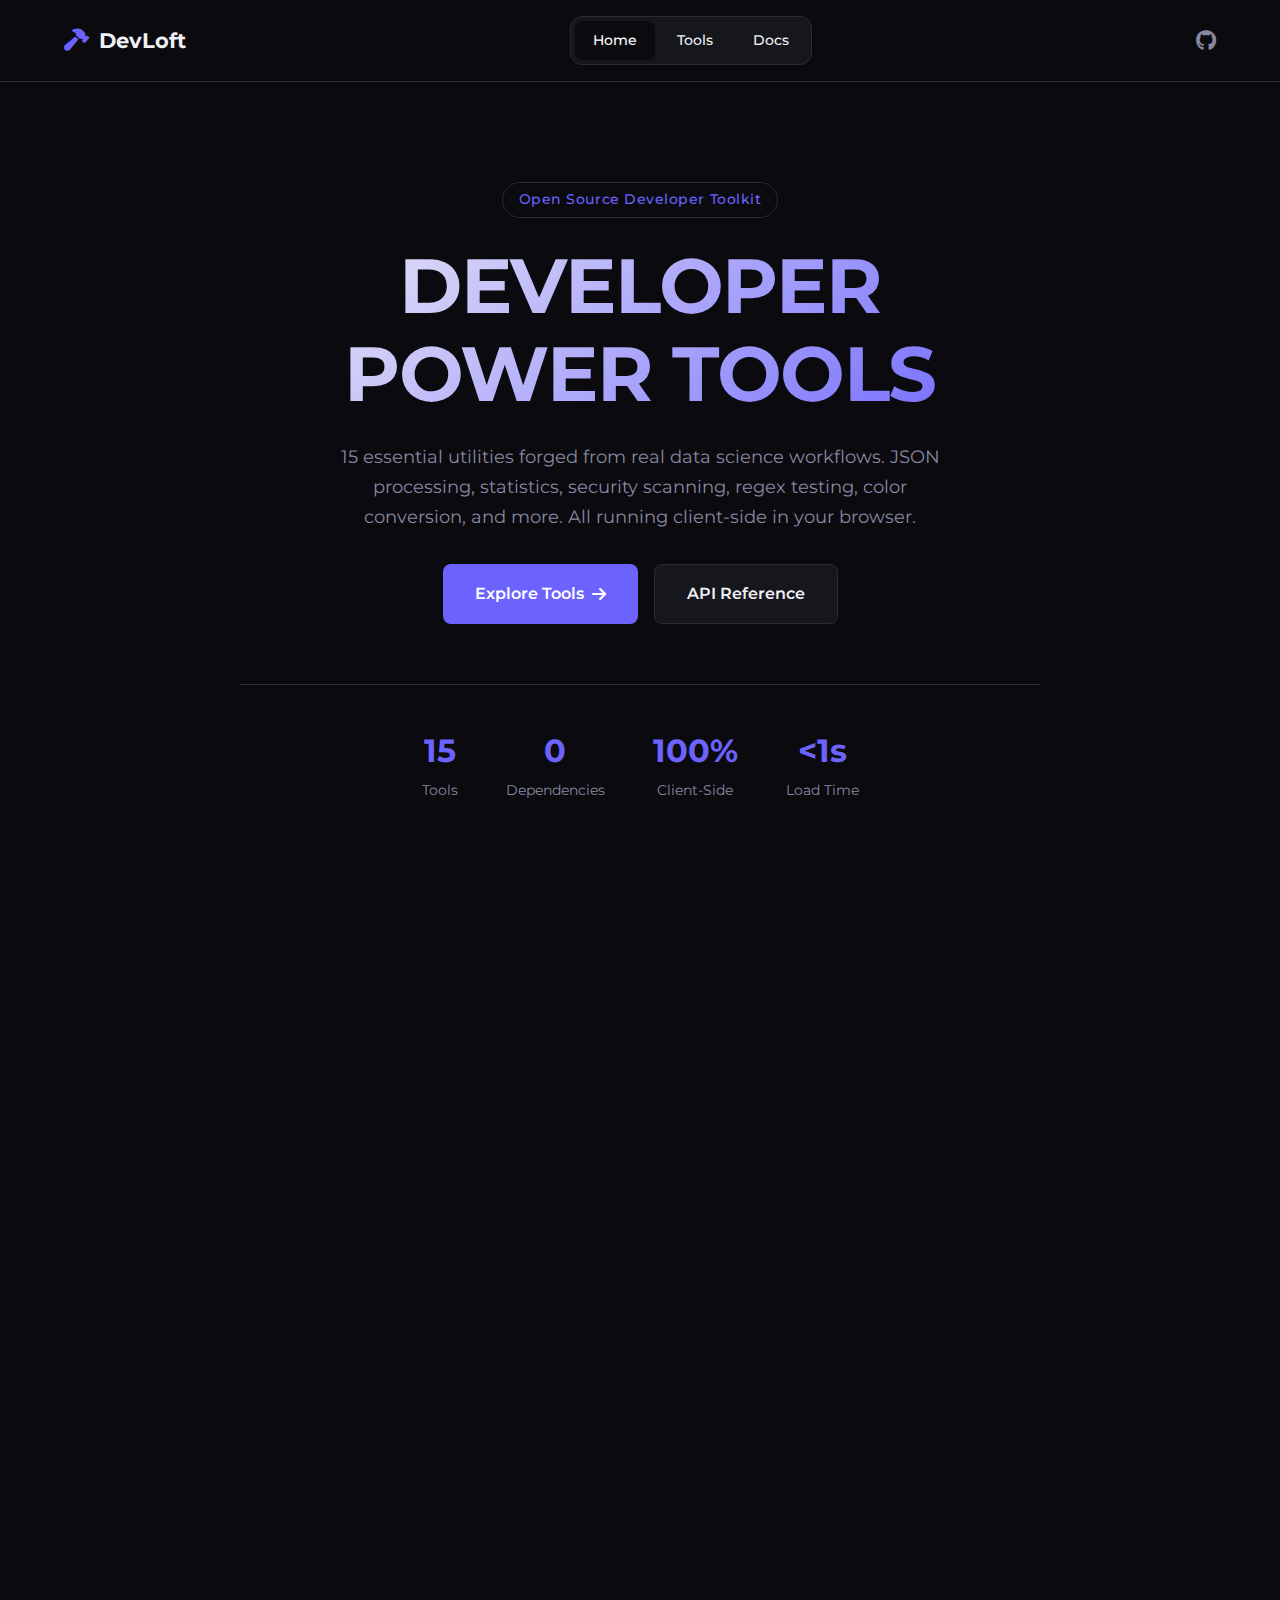
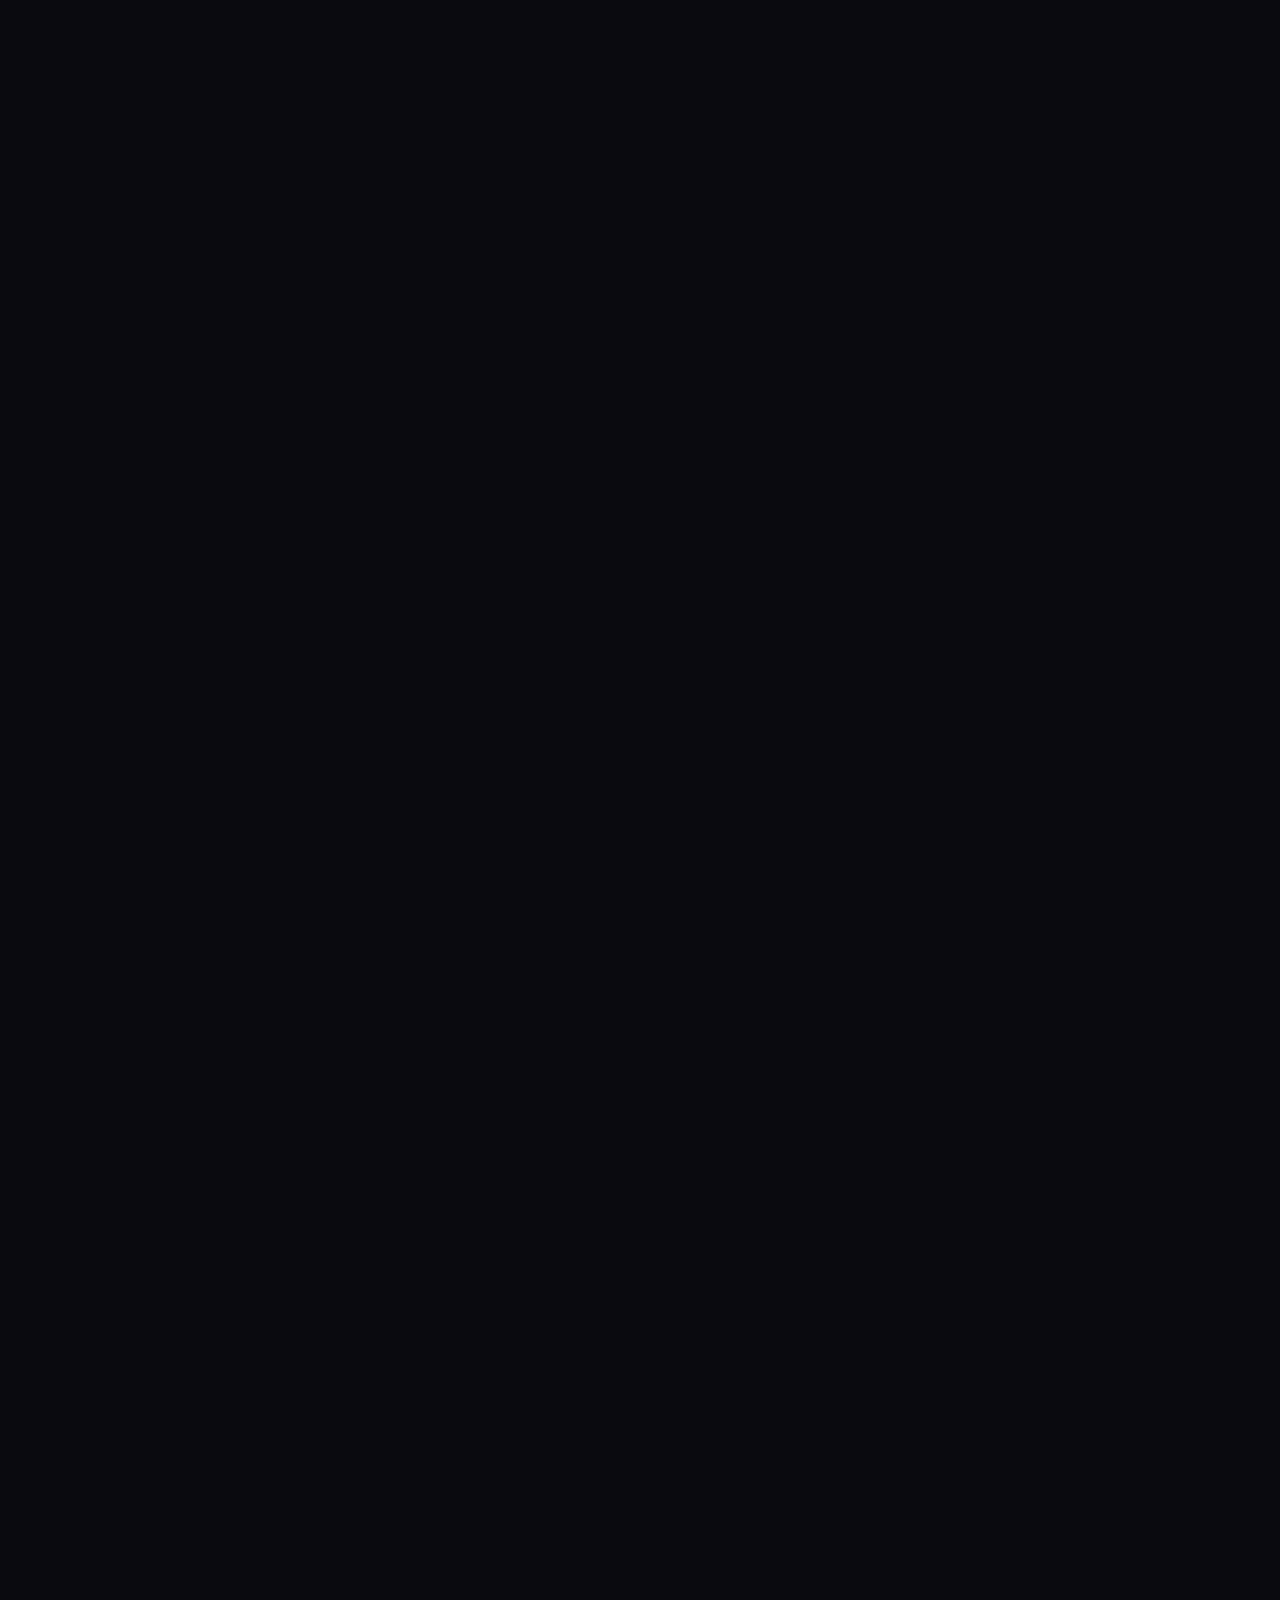
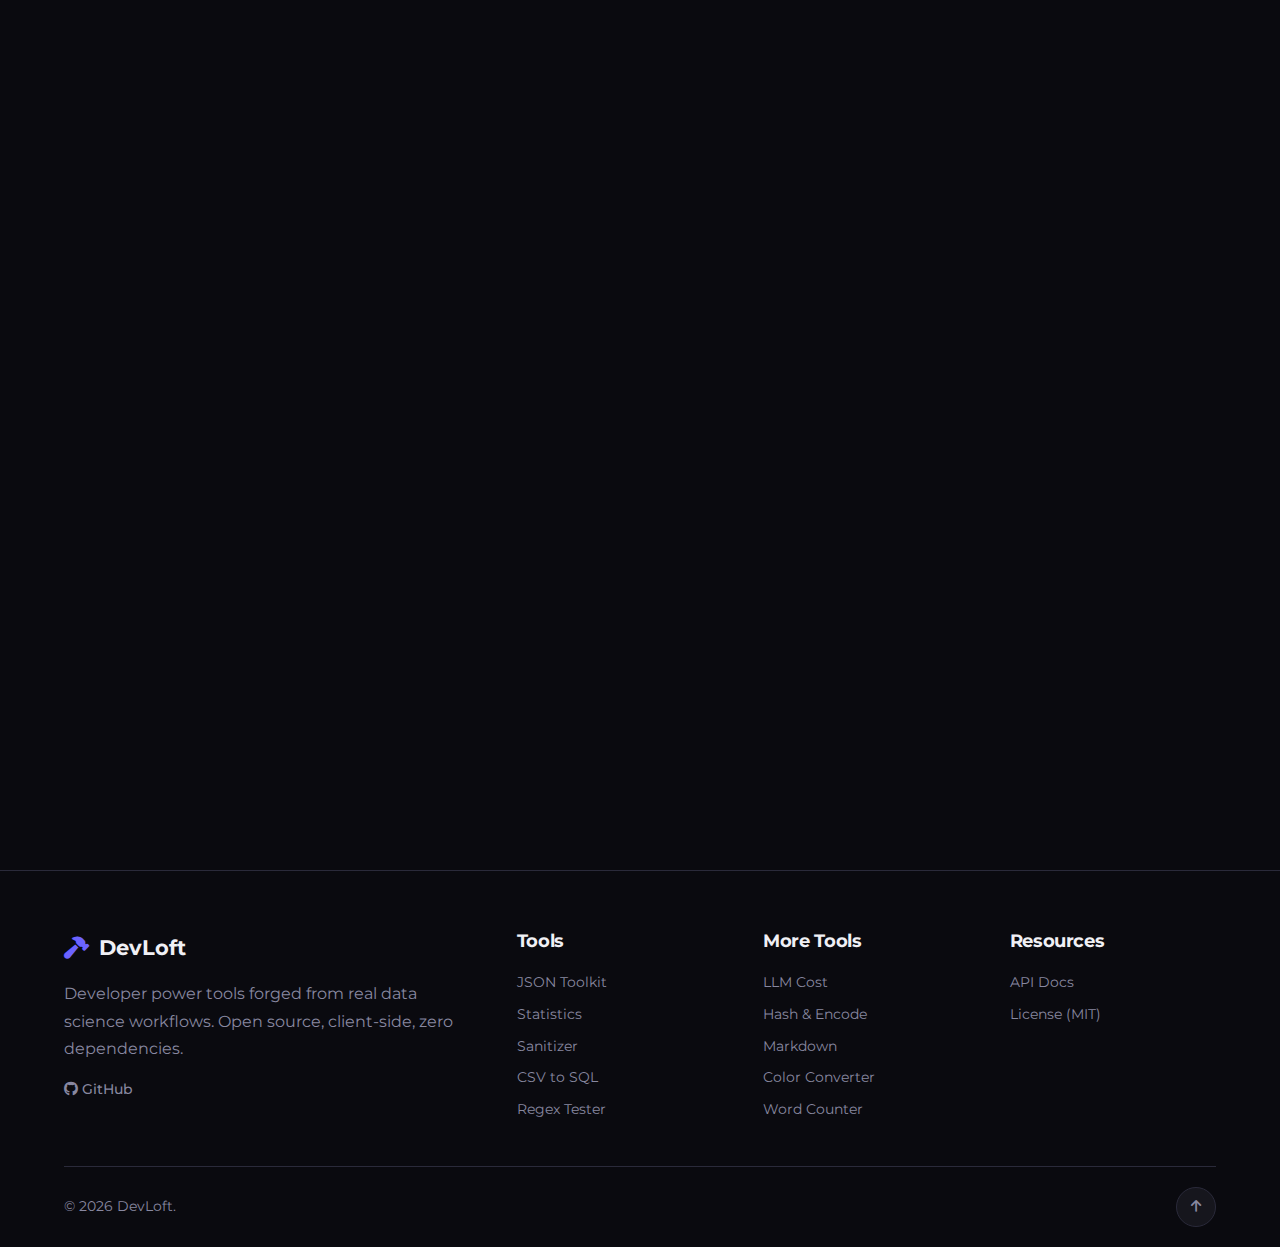
<file: index.html>
<!DOCTYPE html>
<html lang="en">
<head>
    <meta charset="UTF-8">
    <meta name="viewport" content="width=device-width, initial-scale=1.0">
    <title>DevLoft: Developer Power Tools</title>
    <link rel="icon" href="data:image/svg+xml,<svg xmlns='http://www.w3.org/2000/svg' viewBox='0 0 100 100'><rect x='20' y='15' width='40' height='25' fill='%236C63FF' rx='3'/><rect x='40' y='40' width='8' height='50' fill='%236C63FF' rx='2'/><circle cx='44' cy='95' r='4' fill='%236C63FF'/></svg>">
    <link rel="preconnect" href="https://fonts.googleapis.com">
    <link rel="preconnect" href="https://fonts.gstatic.com" crossorigin>
    <link href="https://fonts.googleapis.com/css2?family=Montserrat:wght@400;500;600;700&display=swap" rel="stylesheet">
    <link rel="stylesheet" href="https://cdnjs.cloudflare.com/ajax/libs/font-awesome/6.4.0/css/all.min.css">
    <link rel="stylesheet" href="css/main.css">
</head>
<body>

    <header class="site-header">
        <div class="container header-container">
            <a href="index.html" class="logo">
                <i class="fa-solid fa-hammer"></i>
                <span>DevLoft</span>
            </a>
            <nav class="main-nav">
                <a href="index.html" class="nav-link active">Home</a>
                <a href="tools.html" class="nav-link">Tools</a>
                <a href="docs.html" class="nav-link">Docs</a>
            </nav>
            <div class="nav-right">
                <a href="https://github.com/1mystic/DevLoft.git" target="_blank" class="icon-link"><i class="fa-brands fa-github"></i></a>

            </div>
        </div>
    </header>

    <main>
        <!-- Hero Section -->
        <section class="hero-section">
            <div class="container hero-container">
                <div class="hero-main-content anim-fade-in">
                    <span class="pill-btn">Open Source Developer Toolkit</span>
                    <h1 class="hero-title">DEVELOPER<br>POWER TOOLS</h1>
                    <p class="hero-subtitle">15 essential utilities forged from real data science workflows. JSON processing, statistics, security scanning, regex testing, color conversion, and more. All running client-side in your browser.</p>
                    <div class="hero-actions">
                        <a href="tools.html" class="btn btn-primary btn-lg">Explore Tools <i class="fa-solid fa-arrow-right"></i></a>
                        <a href="docs.html" class="btn btn-secondary btn-lg">API Reference</a>
                    </div>
                    <div class="hero-stats">
                        <div class="stat">
                            <span class="stat-number">15</span>
                            <span class="stat-label">Tools</span>
                        </div>
                        <div class="stat">
                            <span class="stat-number">0</span>
                            <span class="stat-label">Dependencies</span>
                        </div>
                        <div class="stat">
                            <span class="stat-number">100%</span>
                            <span class="stat-label">Client-Side</span>
                        </div>
                        <div class="stat">
                            <span class="stat-number">&lt;1s</span>
                            <span class="stat-label">Load Time</span>
                        </div>
                    </div>
                </div>
            </div>
        </section>

        <!-- Scroll Indicator -->
        <section class="scroll-section">
            <div class="container text-center anim-fade-in">
                <a href="#tools-grid" class="scroll-down-link">
                    <div class="circle-arrow">
                        <i class="fa-solid fa-arrow-down"></i>
                    </div>
                    <span>EXPLORE TOOLS</span>
                </a>
            </div>
        </section>

        <!-- Tools Grid Section -->
        <section class="tools-grid-section" id="tools-grid">
            <div class="container">
                <div class="section-header anim-fade-in">
                    <span class="pill-btn">Toolkit</span>
                    <h2>Forged From Real<br>Data Science Workflows</h2>
                    <p>Each tool was born from solving actual problems &mdash; then refined into reusable utilities for the community.</p>
                </div>

                <div class="tools-grid anim-fade-in">
                    <a href="tools.html#json-toolkit" class="tool-card card card-dark">
                        <div class="tool-icon"><i class="fa-solid fa-code fa-fw"></i></div>
                        <h3>JSON Toolkit</h3>
                        <p>Format, minify, validate &amp; convert JSON between row and columnar formats.</p>
                        <div class="tool-tags"><span class="tag">Formatter</span><span class="tag">Validator</span></div>
                    </a>

                    <a href="tools.html#stats-calc" class="tool-card card card-dark">
                        <div class="tool-icon"><i class="fa-solid fa-chart-simple fa-fw"></i></div>
                        <h3>Statistics Calculator</h3>
                        <p>Mean, median, variance &amp; standard deviation with Bessel's correction.</p>
                        <div class="tool-tags"><span class="tag">Math</span><span class="tag">Analytics</span></div>
                    </a>

                    <a href="tools.html#unicode-md" class="tool-card card card-dark">
                        <div class="tool-icon"><i class="fa-solid fa-font fa-fw"></i></div>
                        <h3>Unicode to Markdown</h3>
                        <p>Convert mathematical styled Unicode (bold, italic, monospace) to Markdown syntax.</p>
                        <div class="tool-tags"><span class="tag">Text</span><span class="tag">Conversion</span></div>
                    </a>

                    <a href="tools.html#text-diff" class="tool-card card card-dark">
                        <div class="tool-icon"><i class="fa-solid fa-code-compare fa-fw"></i></div>
                        <h3>Text Diff</h3>
                        <p>Compare two texts side-by-side, count differences and highlight changes.</p>
                        <div class="tool-tags"><span class="tag">Compare</span><span class="tag">Debug</span></div>
                    </a>

                    <a href="tools.html#sanitizer" class="tool-card card card-dark featured">
                        <div class="tool-icon"><i class="fa-solid fa-shield-halved fa-fw"></i></div>
                        <h3>Input Sanitizer</h3>
                        <p>Detect XSS, SQL injection, and redact PII &mdash; credit cards, SSNs, emails, API keys.</p>
                        <div class="tool-tags"><span class="tag">Security</span><span class="tag">Privacy</span></div>
                    </a>

                    <a href="tools.html#csv-sql" class="tool-card card card-dark">
                        <div class="tool-icon"><i class="fa-solid fa-database fa-fw"></i></div>
                        <h3>CSV to SQL Schema</h3>
                        <p>Auto-detect column types from CSV data and generate CREATE TABLE statements.</p>
                        <div class="tool-tags"><span class="tag">Database</span><span class="tag">Generator</span></div>
                    </a>

                    <a href="tools.html#date-calc" class="tool-card card card-dark">
                        <div class="tool-icon"><i class="fa-solid fa-calendar-days fa-fw"></i></div>
                        <h3>Date Calculator</h3>
                        <p>Count weekdays, weekends, and business days between any two dates.</p>
                        <div class="tool-tags"><span class="tag">Utility</span><span class="tag">Planning</span></div>
                    </a>

                    <a href="tools.html#llm-cost" class="tool-card card card-dark">
                        <div class="tool-icon"><i class="fa-solid fa-robot fa-fw"></i></div>
                        <h3>LLM Cost Estimator</h3>
                        <p>Compare token pricing across GPT-4o, Claude, Gemini &amp; more. Find the cheapest model.</p>
                        <div class="tool-tags"><span class="tag">AI</span><span class="tag">Pricing</span></div>
                    </a>

                    <a href="tools.html#hash-encode" class="tool-card card card-dark">
                        <div class="tool-icon"><i class="fa-solid fa-fingerprint fa-fw"></i></div>
                        <h3>Hash &amp; Encode</h3>
                        <p>SHA-256 hashing, Base64 encode/decode, URL encoding &mdash; all in one place.</p>
                        <div class="tool-tags"><span class="tag">Crypto</span><span class="tag">Encode</span></div>
                    </a>

                    <a href="tools.html#md-html" class="tool-card card card-dark">
                        <div class="tool-icon"><i class="fa-brands fa-markdown fa-fw"></i></div>
                        <h3>Markdown to HTML</h3>
                        <p>Convert Markdown to HTML with live preview. Supports tables, code blocks, lists.</p>
                        <div class="tool-tags"><span class="tag">Markdown</span><span class="tag">Preview</span></div>
                    </a>

                    <a href="tools.html#regex-tester" class="tool-card card card-dark">
                        <div class="tool-icon"><i class="fa-solid fa-asterisk fa-fw"></i></div>
                        <h3>Regex Tester</h3>
                        <p>Test regular expressions with real-time highlighting, capture groups &amp; flag controls.</p>
                        <div class="tool-tags"><span class="tag">Regex</span><span class="tag">Testing</span></div>
                    </a>

                    <a href="tools.html#json-sort" class="tool-card card card-dark">
                        <div class="tool-icon"><i class="fa-solid fa-filter fa-fw"></i></div>
                        <h3>JSON Sort &amp; Filter</h3>
                        <p>Sort arrays by any key and filter objects by value conditions like age&gt;25.</p>
                        <div class="tool-tags"><span class="tag">Data</span><span class="tag">Filter</span></div>
                    </a>

                    <a href="tools.html#word-counter" class="tool-card card card-dark">
                        <div class="tool-icon"><i class="fa-solid fa-spell-check fa-fw"></i></div>
                        <h3>Word Counter</h3>
                        <p>Real-time text stats &mdash; words, characters, sentences, reading &amp; speaking time.</p>
                        <div class="tool-tags"><span class="tag">Text</span><span class="tag">Analytics</span></div>
                    </a>

                    <a href="tools.html#base-converter" class="tool-card card card-dark">
                        <div class="tool-icon"><i class="fa-solid fa-hashtag fa-fw"></i></div>
                        <h3>Base Converter</h3>
                        <p>Convert numbers between Decimal, Hex, Octal, and Binary instantly.</p>
                        <div class="tool-tags"><span class="tag">Numbers</span><span class="tag">Conversion</span></div>
                    </a>

                    <a href="tools.html#color-converter" class="tool-card card card-dark">
                        <div class="tool-icon"><i class="fa-solid fa-palette fa-fw"></i></div>
                        <h3>Color Converter</h3>
                        <p>Convert between HEX, RGB, and HSL with a live color preview swatch.</p>
                        <div class="tool-tags"><span class="tag">Color</span><span class="tag">Design</span></div>
                    </a>
                </div>
            </div>
        </section>

        <!-- Origin Story Section -->
        <section class="origin-section">
            <div class="container anim-fade-in">
                <div class="origin-grid">
                    <div class="origin-text">
                        <span class="pill-btn">Origin</span>
                        <h2>Built From 40+<br>Data Science Tasks</h2>
                        <p>DevLoft isn't another generic toolkit. Every utility here was forged while solving real graded assignments &mdash; from building FastAPI servers with semantic search, to writing PNG compressors from scratch, to building AI caching systems.</p>
                        <p>We extracted the most reusable, impactful patterns and turned them into instant browser-based tools for the developer community.</p>
                    </div>
                    <div class="origin-cards">
                        <div class="card card-dark origin-stat-card">
                            <i class="fa-solid fa-code"></i>
                            <h4>40+ Tasks Completed</h4>
                            <p>Spanning AI, databases, file processing, web scraping, and more.</p>
                        </div>
                        <div class="card card-dark origin-stat-card">
                            <i class="fa-solid fa-bolt"></i>
                            <h4>Zero Backend Required</h4>
                            <p>All tools run entirely in your browser &mdash; no data ever leaves your machine.</p>
                        </div>
                        <div class="card card-dark origin-stat-card">
                            <i class="fa-solid fa-globe"></i>
                            <h4>Deploy Anywhere</h4>
                            <p>One-click deploy to Vercel, Netlify, or any static host.</p>
                        </div>
                    </div>
                </div>
            </div>
        </section>

        <!-- CTA Section -->
        <section class="cta-section">
            <div class="container cta-container anim-fade-in">
                <div class="cta-content">
                    <h2>START FORGING<br>YOUR WORKFLOW</h2>
                    <p>All tools. One page. Zero setup.</p>
                    <a href="tools.html" class="btn btn-primary btn-lg">Launch DevLoft <i class="fa-solid fa-arrow-right"></i></a>
                </div>
            </div>
        </section>
    </main>

    <footer class="site-footer">
        <div class="container footer-container">
            <div class="footer-col footer-info">
                <div class="logo">
                    <i class="fa-solid fa-hammer"></i>
                    <span>DevLoft</span>
                </div>
                <p>Developer power tools forged from real data science workflows. Open source, client-side, zero dependencies.</p>
                <div class="social-links">
                    <a href="#"><i class="fa-brands fa-github"></i> GitHub</a>
                </div>
            </div>
            <div class="footer-col">
                <h4>Tools</h4>
                <ul>
                    <li><a href="tools.html#json-toolkit">JSON Toolkit</a></li>
                    <li><a href="tools.html#stats-calc">Statistics</a></li>
                    <li><a href="tools.html#sanitizer">Sanitizer</a></li>
                    <li><a href="tools.html#csv-sql">CSV to SQL</a></li>
                    <li><a href="tools.html#regex-tester">Regex Tester</a></li>
                </ul>
            </div>
            <div class="footer-col">
                <h4>More Tools</h4>
                <ul>
                    <li><a href="tools.html#llm-cost">LLM Cost</a></li>
                    <li><a href="tools.html#hash-encode">Hash &amp; Encode</a></li>
                    <li><a href="tools.html#md-html">Markdown</a></li>
                    <li><a href="tools.html#color-converter">Color Converter</a></li>
                    <li><a href="tools.html#word-counter">Word Counter</a></li>
                </ul>
            </div>
            <div class="footer-col">
                <h4>Resources</h4>
                <ul>
                    <li><a href="docs.html">API Docs</a></li>
                    <!-- <li><a href="#">Privacy</a></li> -->
                    <li><a href="https://github.com/1mystic/DevLoft/blob/main/LICENSE" target="_blank">License (MIT)</a></li>
                </ul>
            </div>
        </div>
        <div class="container footer-bottom">
            <p>&copy; 2026 DevLoft.</p>
            <a href="https://github.com/1mystic/DevLoft.git" target="_blank" class="back-to-top"><i class="fa-solid fa-arrow-up"></i></a>
        </div>
    </footer>

    <script src="js/main.js"></script>
</body>
</html>
</file>
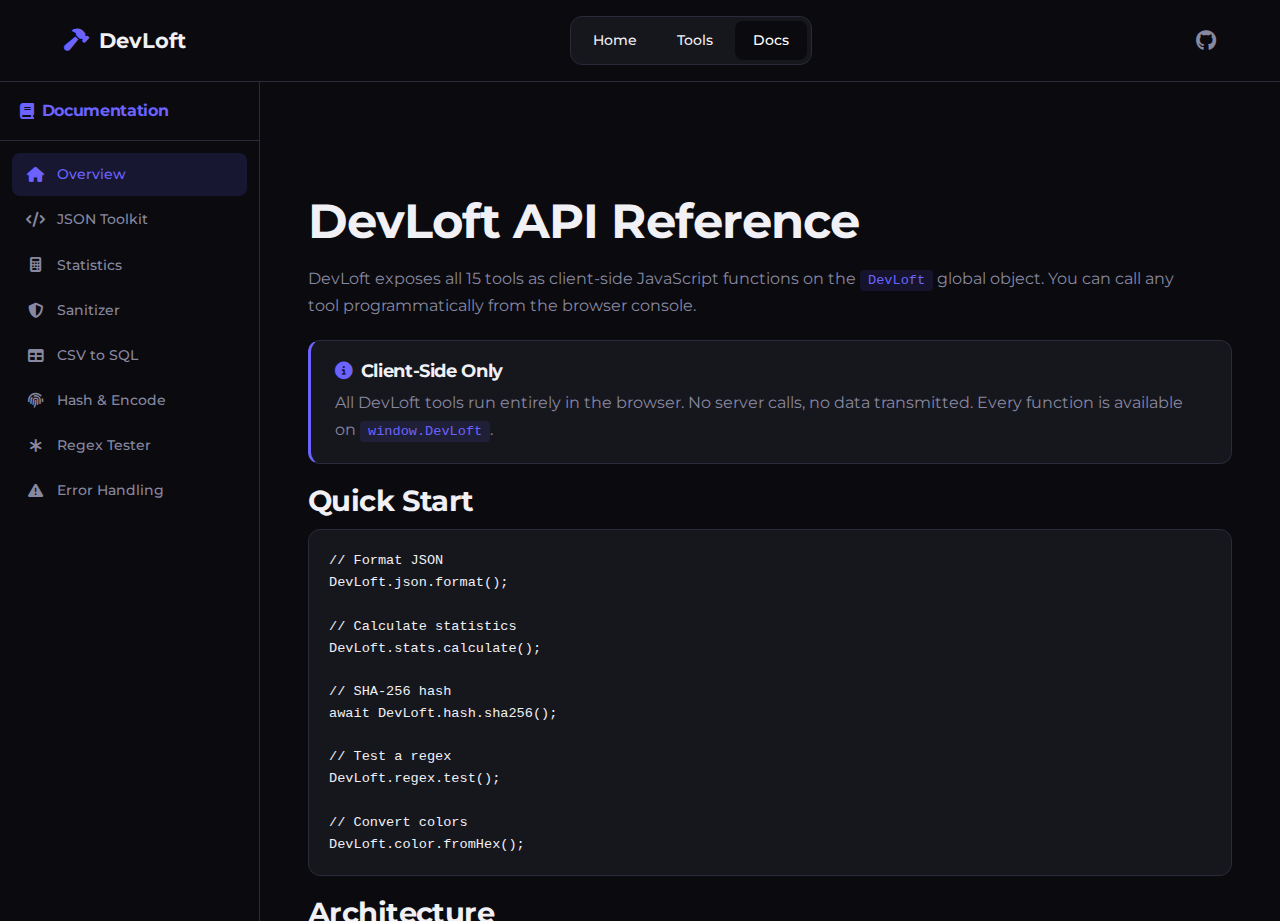
<file: docs.html>
<!DOCTYPE html>
<html lang="en">
<head>
    <meta charset="UTF-8">
    <meta name="viewport" content="width=device-width, initial-scale=1.0">
    <title>API Docs &mdash; DevLoft</title>
    <link rel="preconnect" href="https://fonts.googleapis.com">
    <link rel="preconnect" href="https://fonts.gstatic.com" crossorigin>
    <link href="https://fonts.googleapis.com/css2?family=Montserrat:wght@400;500;600;700&display=swap" rel="stylesheet">
    <link rel="stylesheet" href="https://cdnjs.cloudflare.com/ajax/libs/font-awesome/6.4.0/css/all.min.css">
    <link rel="stylesheet" href="css/main.css">
    <link rel="stylesheet" href="css/docs.css">
</head>
<body class="docs-page">

    <header class="site-header">
        <div class="container header-container">
            <a href="index.html" class="logo">
                <i class="fa-solid fa-hammer"></i>
                <span>DevLoft</span>
            </a>
            <nav class="main-nav">
                <a href="index.html" class="nav-link">Home</a>
                <a href="tools.html" class="nav-link">Tools</a>
                <a href="docs.html" class="nav-link active">Docs</a>
            </nav>
            <div class="nav-right">
                <a href="https://github.com" target="_blank" class="icon-link"><i class="fa-brands fa-github"></i></a>
            </div>
        </div>
    </header>

    <button class="mobile-docs-toggle" id="mobileToggle">
        <i class="fa-solid fa-bars"></i>
    </button>

    <div class="docs-layout" id="docsLayout">
        <aside class="docs-sidebar">
            <div class="sidebar-header">
                <h3><i class="fa-solid fa-book"></i> Documentation</h3>
            </div>
            <nav class="sidebar-nav">
                <ul>
                    <li><a href="#overview" class="nav-link active"><i class="fa-solid fa-house fa-fw"></i> Overview</a></li>
                    <li><a href="#json-api" class="nav-link"><i class="fa-solid fa-code fa-fw"></i> JSON Toolkit</a></li>
                    <li><a href="#stats-api" class="nav-link"><i class="fa-solid fa-calculator fa-fw"></i> Statistics</a></li>
                    <li><a href="#sanitizer-api" class="nav-link"><i class="fa-solid fa-shield-halved fa-fw"></i> Sanitizer</a></li>
                    <li><a href="#csv-api" class="nav-link"><i class="fa-solid fa-table fa-fw"></i> CSV to SQL</a></li>
                    <li><a href="#hash-api" class="nav-link"><i class="fa-solid fa-fingerprint fa-fw"></i> Hash &amp; Encode</a></li>
                    <li><a href="#regex-api" class="nav-link"><i class="fa-solid fa-asterisk fa-fw"></i> Regex Tester</a></li>
                    <li><a href="#errors" class="nav-link"><i class="fa-solid fa-triangle-exclamation fa-fw"></i> Error Handling</a></li>
                </ul>
            </nav>
        </aside>

        <main class="docs-content">
            <!-- Overview -->
            <section id="overview">
                <h1>DevLoft API Reference</h1>
                <p class="docs-intro">DevLoft exposes all 15 tools as client-side JavaScript functions on the <code>DevLoft</code> global object. You can call any tool programmatically from the browser console.</p>

                <div class="info-card">
                    <h3><i class="fa-solid fa-circle-info"></i> Client-Side Only</h3>
                    <p>All DevLoft tools run entirely in the browser. No server calls, no data transmitted. Every function is available on <code>window.DevLoft</code>.</p>
                </div>

                <h2>Quick Start</h2>
                <pre><code>// Format JSON
DevLoft.json.format();

// Calculate statistics
DevLoft.stats.calculate();

// SHA-256 hash
await DevLoft.hash.sha256();

// Test a regex
DevLoft.regex.test();

// Convert colors
DevLoft.color.fromHex();</code></pre>

                <h2>Architecture</h2>
                <table>
                    <thead><tr><th>Layer</th><th>Technology</th><th>Purpose</th></tr></thead>
                    <tbody>
                        <tr><td>Frontend</td><td>HTML5 / CSS3</td><td>UI &amp; layout</td></tr>
                        <tr><td>Logic</td><td>Vanilla JS</td><td>All tool implementations</td></tr>
                        <tr><td>Crypto</td><td>Web Crypto API</td><td>SHA-256 hashing</td></tr>
                        <tr><td>Hosting</td><td>Any static host</td><td>Vercel, Netlify, GitHub Pages</td></tr>
                    </tbody>
                </table>
            </section>

            <!-- JSON API -->
            <section id="json-api">
                <h2>JSON Toolkit</h2>
                <p>Format, minify, validate, and convert JSON between row and columnar layouts.</p>

                <div class="endpoint">
                    <div class="endpoint-header">
                        <span class="method">FUNC</span>
                        <code>DevLoft.json.format()</code>
                    </div>
                    <p>Pretty-prints the JSON in the input textarea with 2-space indentation.</p>
                </div>

                <div class="endpoint">
                    <div class="endpoint-header">
                        <span class="method">FUNC</span>
                        <code>DevLoft.json.validate()</code>
                    </div>
                    <p>Validates JSON and reports type, size, and element/key count. On error, highlights the approximate error position.</p>
                </div>

                <div class="endpoint">
                    <div class="endpoint-header">
                        <span class="method">FUNC</span>
                        <code>DevLoft.json.toColumnar()</code>
                    </div>
                    <p>Converts an array of objects into <code>{columns, data}</code> columnar format.</p>
                    <h4>Input</h4>
                    <pre><code>[{"name":"Alice","age":30},{"name":"Bob","age":25}]</code></pre>
                    <h4>Output</h4>
                    <pre><code>{"columns":["name","age"],"data":[["Alice",30],["Bob",25]]}</code></pre>
                </div>
            </section>

            <!-- Stats API -->
            <section id="stats-api">
                <h2>Statistics Calculator</h2>
                <p>Computes descriptive statistics with Bessel's correction for sample variance.</p>

                <div class="endpoint">
                    <div class="endpoint-header">
                        <span class="method">FUNC</span>
                        <code>DevLoft.stats.calculate()</code>
                    </div>
                    <p>Reads comma/newline separated numbers and computes:</p>
                    <table>
                        <thead><tr><th>Metric</th><th>Formula</th></tr></thead>
                        <tbody>
                            <tr><td>Mean</td><td>sum / n</td></tr>
                            <tr><td>Median</td><td>Middle value of sorted array</td></tr>
                            <tr><td>Population Variance</td><td>sum((x - mean)^2) / n</td></tr>
                            <tr><td>Sample Variance</td><td>sum((x - mean)^2) / (n - 1)</td></tr>
                            <tr><td>Standard Deviation</td><td>sqrt(variance)</td></tr>
                        </tbody>
                    </table>
                </div>
            </section>

            <!-- Sanitizer API -->
            <section id="sanitizer-api">
                <h2>Input Sanitizer</h2>
                <p>Detects security threats and personally identifiable information (PII).</p>

                <div class="endpoint">
                    <div class="endpoint-header">
                        <span class="method">FUNC</span>
                        <code>DevLoft.sanitizer.scan()</code>
                    </div>
                    <p>Scans input for XSS patterns (script tags, event handlers, javascript: protocol), SQL injection patterns (tautologies, stacked queries, comment-based), and PII (credit cards, SSNs, emails, phone numbers, API keys, IP addresses).</p>
                </div>

                <div class="endpoint">
                    <div class="endpoint-header">
                        <span class="method">FUNC</span>
                        <code>DevLoft.sanitizer.redact()</code>
                    </div>
                    <p>Replaces detected PII with placeholder tokens like <code>[EMAIL_REDACTED]</code>, <code>[SSN_REDACTED]</code>, <code>[CREDIT_CARD_REDACTED]</code>.</p>
                </div>
            </section>

            <!-- CSV API -->
            <section id="csv-api">
                <h2>CSV to SQL</h2>
                <p>Generates CREATE TABLE statements with automatic type inference.</p>

                <div class="endpoint">
                    <div class="endpoint-header">
                        <span class="method">FUNC</span>
                        <code>DevLoft.csv.generate()</code>
                    </div>
                    <p>Parses CSV input, infers column types (INTEGER, NUMERIC, BOOLEAN, DATE, TIMESTAMP, VARCHAR, TEXT), and generates schema for the selected SQL dialect.</p>
                    <h4>Supported Dialects</h4>
                    <table>
                        <thead><tr><th>Dialect</th><th>Notes</th></tr></thead>
                        <tbody>
                            <tr><td>PostgreSQL</td><td>NUMERIC, TIMESTAMP, BOOLEAN, VARCHAR</td></tr>
                            <tr><td>MySQL</td><td>DECIMAL(12,2), BOOLEAN, VARCHAR</td></tr>
                            <tr><td>SQLite</td><td>REAL, INTEGER, TEXT (simplified types)</td></tr>
                        </tbody>
                    </table>
                </div>
            </section>

            <!-- Hash API -->
            <section id="hash-api">
                <h2>Hash &amp; Encode</h2>

                <div class="endpoint">
                    <div class="endpoint-header">
                        <span class="method async">ASYNC</span>
                        <code>DevLoft.hash.sha256()</code>
                    </div>
                    <p>Computes SHA-256 hash using the Web Crypto API. Returns a lowercase hex string.</p>
                </div>

                <div class="endpoint">
                    <div class="endpoint-header">
                        <span class="method">FUNC</span>
                        <code>DevLoft.hash.base64Encode()</code>
                    </div>
                    <p>Encodes input text to Base64. Handles Unicode via TextEncoder.</p>
                </div>

                <div class="endpoint">
                    <div class="endpoint-header">
                        <span class="method">FUNC</span>
                        <code>DevLoft.hash.urlEncode()</code>
                    </div>
                    <p>Applies <code>encodeURIComponent()</code> to the input text.</p>
                </div>
            </section>

            <!-- Regex API -->
            <section id="regex-api">
                <h2>Regex Tester</h2>

                <div class="endpoint">
                    <div class="endpoint-header">
                        <span class="method">FUNC</span>
                        <code>DevLoft.regex.test()</code>
                    </div>
                    <p>Tests a regex pattern against the input string. Supports all standard JavaScript RegExp flags (g, i, m, s, u). Highlights matches in the output panel and shows capture group details.</p>
                </div>
            </section>

            <!-- Errors -->
            <section id="errors">
                <h2>Error Handling</h2>
                <p>All tools handle errors gracefully and display messages prefixed with a red cross icon in the output area.</p>
                <table>
                    <thead><tr><th>Error Type</th><th>Example</th></tr></thead>
                    <tbody>
                        <tr><td>Invalid JSON</td><td>Invalid JSON: Unexpected token at position 42</td></tr>
                        <tr><td>Empty Input</td><td>Alert dialog: "Enter at least one number"</td></tr>
                        <tr><td>Invalid Regex</td><td>Invalid regex: Unterminated group</td></tr>
                        <tr><td>Invalid Base64</td><td>Invalid Base64: The string is not correctly encoded</td></tr>
                    </tbody>
                </table>
            </section>
        </main>
    </div>

    <script src="js/docs.js"></script>
</body>
</html>
</file>
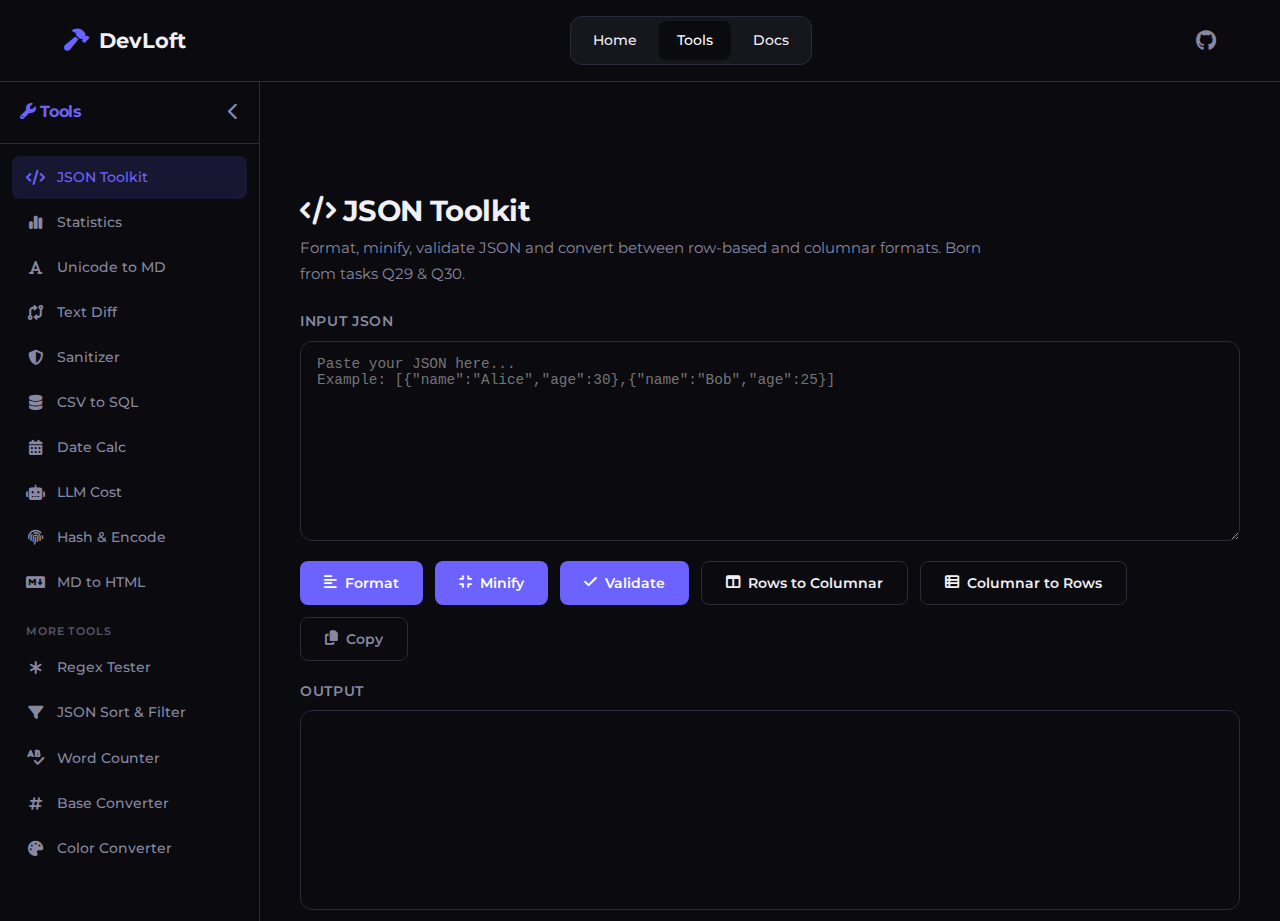
<file: tools.html>
<!DOCTYPE html>
<html lang="en">
<head>
    <meta charset="UTF-8">
    <meta name="viewport" content="width=device-width, initial-scale=1.0">
    <title>Tools &mdash; DevLoft</title>
    <link rel="icon" href="data:image/svg+xml,<svg xmlns='http://www.w3.org/2000/svg' viewBox='0 0 100 100'><rect x='20' y='15' width='40' height='25' fill='%236C63FF' rx='3'/><rect x='40' y='40' width='8' height='50' fill='%236C63FF' rx='2'/><circle cx='44' cy='95' r='4' fill='%236C63FF'/></svg>">
    <link rel="preconnect" href="https://fonts.googleapis.com">
    <link rel="preconnect" href="https://fonts.gstatic.com" crossorigin>
    <link href="https://fonts.googleapis.com/css2?family=Montserrat:wght@400;500;600;700&display=swap" rel="stylesheet">
    <link rel="stylesheet" href="https://cdnjs.cloudflare.com/ajax/libs/font-awesome/6.4.0/css/all.min.css">
    <link rel="stylesheet" href="css/main.css">
    <link rel="stylesheet" href="css/tools.css">
</head>
<body class="tools-page">

    <header class="site-header">
        <div class="container header-container">
            <a href="index.html" class="logo">
                <i class="fa-solid fa-hammer"></i>
                <span>DevLoft</span>
            </a>
            <nav class="main-nav">
                <a href="index.html" class="nav-link">Home</a>
                <a href="tools.html" class="nav-link active">Tools</a>
                <a href="docs.html" class="nav-link">Docs</a>
            </nav>
            <div class="nav-right">
                <a href="https://github.com/1mystic/DevLoft.git" target="_blank" class="icon-link"><i class="fa-brands fa-github"></i></a>

            </div>
        </div>
    </header>

    <button class="mobile-tools-toggle" id="mobileToggle">
        <i class="fa-solid fa-bars"></i>
    </button>

    <div class="tools-layout" id="toolsLayout">
        <!-- Sidebar -->
        <aside class="tools-sidebar">
            <div class="sidebar-header">
                <h3><i class="fa-solid fa-wrench"></i> Tools</h3>
                <button class="sidebar-toggle" id="sidebarToggle">
                    <i class="fa-solid fa-chevron-left"></i>
                </button>
            </div>
            <nav class="sidebar-nav">
                <ul>
                    <li><a href="#json-toolkit" class="nav-link active" data-tool="json-toolkit">
                        <i class="fa-solid fa-code fa-fw"></i><span>JSON Toolkit</span>
                    </a></li>
                    <li><a href="#stats-calc" class="nav-link" data-tool="stats-calc">
                        <i class="fa-solid fa-chart-simple fa-fw"></i><span>Statistics</span>
                    </a></li>
                    <li><a href="#unicode-md" class="nav-link" data-tool="unicode-md">
                        <i class="fa-solid fa-font fa-fw"></i><span>Unicode to MD</span>
                    </a></li>
                    <li><a href="#text-diff" class="nav-link" data-tool="text-diff">
                        <i class="fa-solid fa-code-compare fa-fw"></i><span>Text Diff</span>
                    </a></li>
                    <li><a href="#sanitizer" class="nav-link" data-tool="sanitizer">
                        <i class="fa-solid fa-shield-halved fa-fw"></i><span>Sanitizer</span>
                    </a></li>
                    <li><a href="#csv-sql" class="nav-link" data-tool="csv-sql">
                        <i class="fa-solid fa-database fa-fw"></i><span>CSV to SQL</span>
                    </a></li>
                    <li><a href="#date-calc" class="nav-link" data-tool="date-calc">
                        <i class="fa-solid fa-calendar-days fa-fw"></i><span>Date Calc</span>
                    </a></li>
                    <li><a href="#llm-cost" class="nav-link" data-tool="llm-cost">
                        <i class="fa-solid fa-robot fa-fw"></i><span>LLM Cost</span>
                    </a></li>
                    <li><a href="#hash-encode" class="nav-link" data-tool="hash-encode">
                        <i class="fa-solid fa-fingerprint fa-fw"></i><span>Hash &amp; Encode</span>
                    </a></li>
                    <li><a href="#md-html" class="nav-link" data-tool="md-html">
                        <i class="fa-brands fa-markdown fa-fw"></i><span>MD to HTML</span>
                    </a></li>
                    <li class="sidebar-divider"><span>More Tools</span></li>
                    <li><a href="#regex-tester" class="nav-link" data-tool="regex-tester">
                        <i class="fa-solid fa-asterisk fa-fw"></i><span>Regex Tester</span>
                    </a></li>
                    <li><a href="#json-sort" class="nav-link" data-tool="json-sort">
                        <i class="fa-solid fa-filter fa-fw"></i><span>JSON Sort &amp; Filter</span>
                    </a></li>
                    <li><a href="#word-counter" class="nav-link" data-tool="word-counter">
                        <i class="fa-solid fa-spell-check fa-fw"></i><span>Word Counter</span>
                    </a></li>
                    <li><a href="#base-converter" class="nav-link" data-tool="base-converter">
                        <i class="fa-solid fa-hashtag fa-fw"></i><span>Base Converter</span>
                    </a></li>
                    <li><a href="#color-converter" class="nav-link" data-tool="color-converter">
                        <i class="fa-solid fa-palette fa-fw"></i><span>Color Converter</span>
                    </a></li>
                </ul>
            </nav>
        </aside>

        <!-- Main Content -->
        <main class="tools-content">

            <!-- ========== 1. JSON TOOLKIT ========== -->
            <section class="tool-section active" id="json-toolkit">
                <h2><i class="fa-solid fa-code"></i> JSON Toolkit</h2>
                <p class="tool-description">Format, minify, validate JSON and convert between row-based and columnar formats. Born from tasks Q29 &amp; Q30.</p>
                <div class="tool-workspace">
                    <div class="io-row io-full">
                        <div class="io-panel">
                            <label>Input JSON</label>
                            <textarea id="json-input" placeholder='Paste your JSON here...
Example: [{"name":"Alice","age":30},{"name":"Bob","age":25}]'></textarea>
                        </div>
                    </div>
                    <div class="action-row">
                        <button class="btn btn-tool" onclick="DevLoft.json.format()"><i class="fa-solid fa-align-left"></i> Format</button>
                        <button class="btn btn-tool" onclick="DevLoft.json.minify()"><i class="fa-solid fa-compress"></i> Minify</button>
                        <button class="btn btn-tool" onclick="DevLoft.json.validate()"><i class="fa-solid fa-check"></i> Validate</button>
                        <button class="btn btn-outline" onclick="DevLoft.json.toColumnar()"><i class="fa-solid fa-table-columns"></i> Rows to Columnar</button>
                        <button class="btn btn-outline" onclick="DevLoft.json.toRows()"><i class="fa-solid fa-table-list"></i> Columnar to Rows</button>
                        <button class="btn btn-copy" onclick="DevLoft.copyOutput('json-output', event)"><i class="fa-solid fa-copy"></i> Copy</button>
                    </div>
                    <div class="io-row io-full">
                        <div class="io-panel">
                            <label>Output</label>
                            <div class="output-box" id="json-output"></div>
                        </div>
                    </div>
                </div>
            </section>

            <!-- ========== 2. STATISTICS CALCULATOR ========== -->
            <section class="tool-section" id="stats-calc">
                <h2><i class="fa-solid fa-chart-simple"></i> Statistics Calculator</h2>
                <p class="tool-description">Compute mean, median, variance (with Bessel's correction), and standard deviation. From task Q37.</p>
                <div class="tool-workspace">
                    <div class="io-row io-full">
                        <div class="io-panel">
                            <label>Enter numbers (comma or newline separated)</label>
                            <textarea id="stats-input" class="short" placeholder="e.g. 10, 20, 30, 40, 50&#10;or one number per line"></textarea>
                        </div>
                    </div>
                    <div class="action-row">
                        <button class="btn btn-tool" onclick="DevLoft.stats.calculate()"><i class="fa-solid fa-calculator"></i> Calculate</button>
                        <button class="btn btn-outline" onclick="DevLoft.stats.loadSample()"><i class="fa-solid fa-flask"></i> Load Sample</button>
                    </div>
                    <div class="result-card" id="stats-results" style="display:none;">
                        <h4>Results</h4>
                        <div class="result-grid" id="stats-grid"></div>
                    </div>
                </div>
            </section>

            <!-- ========== 3. UNICODE to MARKDOWN ========== -->
            <section class="tool-section" id="unicode-md">
                <h2><i class="fa-solid fa-font"></i> Unicode to Markdown</h2>
                <p class="tool-description">Convert mathematical styled Unicode text (bold, italic, monospace) into standard Markdown syntax. From task Q34.</p>
                <div class="tool-workspace">
                    <div class="io-row">
                        <div class="io-panel">
                            <label>Unicode Input</label>
                            <textarea id="unicode-input" placeholder="Paste text with bold, italic, or monospace Unicode characters..."></textarea>
                        </div>
                        <div class="io-panel">
                            <label>Markdown Output</label>
                            <div class="output-box" id="unicode-output"></div>
                        </div>
                    </div>
                    <div class="action-row">
                        <button class="btn btn-tool" onclick="DevLoft.unicode.convert()"><i class="fa-solid fa-arrow-right"></i> Convert</button>
                        <button class="btn btn-outline" onclick="DevLoft.unicode.loadSample()"><i class="fa-solid fa-flask"></i> Load Sample</button>
                        <button class="btn btn-copy" onclick="DevLoft.copyOutput('unicode-output', event)"><i class="fa-solid fa-copy"></i> Copy</button>
                    </div>
                </div>
            </section>

            <!-- ========== 4. TEXT DIFF ========== -->
            <section class="tool-section" id="text-diff">
                <h2><i class="fa-solid fa-code-compare"></i> Text Diff</h2>
                <p class="tool-description">Compare two texts line-by-line, count differences, and highlight changes. From task Q36.</p>
                <div class="tool-workspace">
                    <div class="io-row">
                        <div class="io-panel">
                            <label>Text A</label>
                            <textarea id="diff-input-a" placeholder="Paste first text here..."></textarea>
                        </div>
                        <div class="io-panel">
                            <label>Text B</label>
                            <textarea id="diff-input-b" placeholder="Paste second text here..."></textarea>
                        </div>
                    </div>
                    <div class="action-row">
                        <button class="btn btn-tool" onclick="DevLoft.diff.compare()"><i class="fa-solid fa-arrows-left-right"></i> Compare</button>
                        <button class="btn btn-outline" onclick="DevLoft.diff.loadSample()"><i class="fa-solid fa-flask"></i> Load Sample</button>
                    </div>
                    <div class="result-card" id="diff-summary" style="display:none;">
                        <h4>Diff Summary</h4>
                        <div class="result-grid" id="diff-stats"></div>
                    </div>
                    <div class="io-row io-full">
                        <div class="io-panel">
                            <label>Diff Output</label>
                            <div class="output-box" id="diff-output" style="min-height:150px;"></div>
                        </div>
                    </div>
                </div>
            </section>

            <!-- ========== 5. INPUT SANITIZER ========== -->
            <section class="tool-section" id="sanitizer">
                <h2><i class="fa-solid fa-shield-halved"></i> Input Sanitizer &amp; PII Redactor</h2>
                <p class="tool-description">Detect XSS attacks, SQL injection attempts, and redact PII like credit cards, SSNs, emails, and API keys. From task Q27.</p>
                <div class="tool-workspace">
                    <div class="io-row io-full">
                        <div class="io-panel">
                            <label>Input to Scan</label>
                            <textarea id="sanitizer-input" placeholder='Try: &lt;script&gt;alert("xss")&lt;/script&gt;
Or: SELECT * FROM users WHERE 1=1 --
Or: My SSN is 123-45-6789 and email john@example.com
Or: API key sk-proj-abc123def456'></textarea>
                        </div>
                    </div>
                    <div class="action-row">
                        <button class="btn btn-tool" onclick="DevLoft.sanitizer.scan()"><i class="fa-solid fa-magnifying-glass"></i> Scan &amp; Detect</button>
                        <button class="btn btn-outline" onclick="DevLoft.sanitizer.redact()"><i class="fa-solid fa-eraser"></i> Redact PII</button>
                        <button class="btn btn-outline" onclick="DevLoft.sanitizer.loadSample()"><i class="fa-solid fa-flask"></i> Load Sample</button>
                        <button class="btn btn-copy" onclick="DevLoft.copyOutput('sanitizer-output', event)"><i class="fa-solid fa-copy"></i> Copy</button>
                    </div>
                    <div id="sanitizer-alerts"></div>
                    <div class="io-row io-full">
                        <div class="io-panel">
                            <label>Sanitized Output</label>
                            <div class="output-box" id="sanitizer-output"></div>
                        </div>
                    </div>
                </div>
            </section>

            <!-- ========== 6. CSV to SQL ========== -->
            <section class="tool-section" id="csv-sql">
                <h2><i class="fa-solid fa-database"></i> CSV to SQL Schema</h2>
                <p class="tool-description">Auto-detect column types from CSV data and generate CREATE TABLE statements. From task Q16.</p>
                <div class="tool-workspace">
                    <div class="form-row" style="margin-bottom:16px;">
                        <div class="form-group">
                            <label>Table Name</label>
                            <input type="text" id="csv-table-name" value="my_table" placeholder="Table name">
                        </div>
                        <div class="form-group">
                            <label>SQL Dialect</label>
                            <select id="csv-dialect">
                                <option value="postgresql">PostgreSQL</option>
                                <option value="mysql">MySQL</option>
                                <option value="sqlite">SQLite</option>
                            </select>
                        </div>
                    </div>
                    <div class="io-row">
                        <div class="io-panel">
                            <label>CSV Data</label>
                            <textarea id="csv-input" placeholder="name,age,email,salary,is_active
Alice,30,alice@example.com,75000.50,true
Bob,25,bob@test.com,62000.00,false
Charlie,35,charlie@work.org,89000.75,true"></textarea>
                        </div>
                        <div class="io-panel">
                            <label>Generated SQL</label>
                            <div class="output-box" id="csv-output"></div>
                        </div>
                    </div>
                    <div class="action-row">
                        <button class="btn btn-tool" onclick="DevLoft.csv.generate()"><i class="fa-solid fa-gear"></i> Generate Schema</button>
                        <button class="btn btn-outline" onclick="DevLoft.csv.loadSample()"><i class="fa-solid fa-flask"></i> Load Sample</button>
                        <button class="btn btn-copy" onclick="DevLoft.copyOutput('csv-output', event)"><i class="fa-solid fa-copy"></i> Copy</button>
                    </div>
                </div>
            </section>

            <!-- ========== 7. DATE CALCULATOR ========== -->
            <section class="tool-section" id="date-calc">
                <h2><i class="fa-solid fa-calendar-days"></i> Date Range Calculator</h2>
                <p class="tool-description">Count total days, weekdays, weekends, and business days between any two dates. From Entrance Exam Q8.</p>
                <div class="tool-workspace">
                    <div class="form-row">
                        <div class="form-group">
                            <label>Start Date</label>
                            <input type="date" id="date-start" value="2025-01-01">
                        </div>
                        <div class="form-group">
                            <label>End Date</label>
                            <input type="date" id="date-end" value="2025-12-31">
                        </div>
                        <div class="form-group" style="flex:0;">
                            <label>&nbsp;</label>
                            <button class="btn btn-tool" onclick="DevLoft.date.calculate()"><i class="fa-solid fa-calculator"></i> Calculate</button>
                        </div>
                    </div>
                    <div class="result-card" id="date-results" style="display:none;">
                        <h4>Results</h4>
                        <div class="result-grid" id="date-grid"></div>
                    </div>
                </div>
            </section>

            <!-- ========== 8. LLM COST ESTIMATOR ========== -->
            <section class="tool-section" id="llm-cost">
                <h2><i class="fa-solid fa-robot"></i> LLM Cost Estimator</h2>
                <p class="tool-description">Compare token pricing across popular AI models and find the cheapest option for your use case. From task Q25.</p>
                <div class="tool-workspace">
                    <div class="form-row">
                        <div class="form-group">
                            <label>Monthly Requests</label>
                            <input type="number" id="llm-requests" value="10000" min="1">
                        </div>
                        <div class="form-group">
                            <label>Avg Input Tokens / Request</label>
                            <input type="number" id="llm-input-tokens" value="500" min="1">
                        </div>
                        <div class="form-group">
                            <label>Avg Output Tokens / Request</label>
                            <input type="number" id="llm-output-tokens" value="200" min="1">
                        </div>
                        <div class="form-group" style="flex:0;">
                            <label>&nbsp;</label>
                            <button class="btn btn-tool" onclick="DevLoft.llm.estimate()"><i class="fa-solid fa-calculator"></i> Estimate</button>
                        </div>
                    </div>
                    <div class="result-card" id="llm-results" style="display:none;">
                        <h4>Cost Comparison</h4>
                        <div style="overflow-x:auto;">
                            <table class="cost-table" id="llm-table">
                                <thead>
                                    <tr>
                                        <th>Model</th>
                                        <th>Input $/1M</th>
                                        <th>Output $/1M</th>
                                        <th>Monthly Cost</th>
                                        <th>Cost/Request</th>
                                    </tr>
                                </thead>
                                <tbody id="llm-tbody"></tbody>
                            </table>
                        </div>
                    </div>
                </div>
            </section>

            <!-- ========== 9. HASH & ENCODE ========== -->
            <section class="tool-section" id="hash-encode">
                <h2><i class="fa-solid fa-fingerprint"></i> Hash &amp; Encode</h2>
                <p class="tool-description">SHA-256 hashing, Base64 encode/decode, and URL encoding. From tasks Q10 &amp; Q11.</p>
                <div class="tool-workspace">
                    <div class="io-row io-full">
                        <div class="io-panel">
                            <label>Input</label>
                            <textarea id="hash-input" class="short" placeholder="Enter text to hash or encode..."></textarea>
                        </div>
                    </div>
                    <div class="action-row">
                        <button class="btn btn-tool" onclick="DevLoft.hash.sha256()"><i class="fa-solid fa-hashtag"></i> SHA-256</button>
                        <button class="btn btn-outline" onclick="DevLoft.hash.base64Encode()"><i class="fa-solid fa-lock"></i> Base64 Encode</button>
                        <button class="btn btn-outline" onclick="DevLoft.hash.base64Decode()"><i class="fa-solid fa-unlock"></i> Base64 Decode</button>
                        <button class="btn btn-outline" onclick="DevLoft.hash.urlEncode()"><i class="fa-solid fa-link"></i> URL Encode</button>
                        <button class="btn btn-outline" onclick="DevLoft.hash.urlDecode()"><i class="fa-solid fa-link-slash"></i> URL Decode</button>
                        <button class="btn btn-copy" onclick="DevLoft.copyOutput('hash-output', event)"><i class="fa-solid fa-copy"></i> Copy</button>
                    </div>
                    <div class="io-row io-full">
                        <div class="io-panel">
                            <label>Output</label>
                            <div class="output-box" id="hash-output" style="min-height:80px;"></div>
                        </div>
                    </div>
                </div>
            </section>

            <!-- ========== 10. MARKDOWN to HTML ========== -->
            <section class="tool-section" id="md-html">
                <h2><i class="fa-brands fa-markdown"></i> Markdown to HTML</h2>
                <p class="tool-description">Convert Markdown to HTML with live preview. Supports headings, lists, code, tables, blockquotes, and more. From P1 Q4.</p>
                <div class="tool-workspace">
                    <div class="io-row">
                        <div class="io-panel">
                            <label>Markdown Input</label>
                            <textarea id="md-input" placeholder="# Hello World

This is **bold** and *italic* text.

- Item 1
- Item 2

```
code block
```

> Blockquote here

| Col A | Col B |
|-------|-------|
| 1     | 2     |"></textarea>
                        </div>
                        <div class="io-panel">
                            <label>Preview</label>
                            <div class="output-box html-preview" id="md-preview"></div>
                        </div>
                    </div>
                    <div class="action-row">
                        <button class="btn btn-tool" onclick="DevLoft.md.convert()"><i class="fa-solid fa-arrow-right"></i> Convert</button>
                        <button class="btn btn-outline" onclick="DevLoft.md.showRaw()"><i class="fa-solid fa-code"></i> Show Raw HTML</button>
                        <button class="btn btn-outline" onclick="DevLoft.md.loadSample()"><i class="fa-solid fa-flask"></i> Load Sample</button>
                        <button class="btn btn-copy" onclick="DevLoft.copyOutput('md-raw', event)"><i class="fa-solid fa-copy"></i> Copy HTML</button>
                    </div>
                    <div class="io-row io-full" id="md-raw-section" style="display:none;">
                        <div class="io-panel">
                            <label>Raw HTML</label>
                            <div class="output-box" id="md-raw"></div>
                        </div>
                    </div>
                </div>
            </section>

            <!-- ========== 11. REGEX TESTER ========== -->
            <section class="tool-section" id="regex-tester">
                <h2><i class="fa-solid fa-asterisk"></i> Regex Tester</h2>
                <p class="tool-description">Test regular expressions in real-time with match highlighting, capture groups, and flag controls.</p>
                <div class="tool-workspace">
                    <div class="form-row" style="margin-bottom:16px;">
                        <div class="form-group" style="flex:3;">
                            <label>Pattern</label>
                            <input type="text" id="regex-pattern" placeholder="e.g. (\d{4})-(\d{2})-(\d{2})">
                        </div>
                        <div class="form-group" style="flex:0.5;">
                            <label>Flags</label>
                            <input type="text" id="regex-flags" value="gi" placeholder="gi">
                        </div>
                    </div>
                    <div class="io-row">
                        <div class="io-panel">
                            <label>Test String</label>
                            <textarea id="regex-input" placeholder="Enter text to test against the pattern..."></textarea>
                        </div>
                        <div class="io-panel">
                            <label>Highlighted Matches</label>
                            <div class="output-box html-preview" id="regex-highlight" style="min-height:150px;"></div>
                        </div>
                    </div>
                    <div class="action-row">
                        <button class="btn btn-tool" onclick="DevLoft.regex.test()"><i class="fa-solid fa-play"></i> Test</button>
                        <button class="btn btn-outline" onclick="DevLoft.regex.loadSample()"><i class="fa-solid fa-flask"></i> Load Sample</button>
                    </div>
                    <div class="result-card" id="regex-results" style="display:none;">
                        <h4>Match Details</h4>
                        <div class="output-box" id="regex-details" style="min-height:80px;"></div>
                    </div>
                </div>
            </section>

            <!-- ========== 12. JSON SORT & FILTER ========== -->
            <section class="tool-section" id="json-sort">
                <h2><i class="fa-solid fa-filter"></i> JSON Sort &amp; Filter</h2>
                <p class="tool-description">Sort JSON arrays by any key (ascending/descending) and filter objects by value conditions. From Entrance Exam Q10.</p>
                <div class="tool-workspace">
                    <div class="io-row io-full">
                        <div class="io-panel">
                            <label>Input JSON Array</label>
                            <textarea id="jsort-input" placeholder='[{"name":"Charlie","age":35},{"name":"Alice","age":30},{"name":"Bob","age":25}]'></textarea>
                        </div>
                    </div>
                    <div class="form-row" style="margin-bottom:16px;">
                        <div class="form-group">
                            <label>Sort by Key</label>
                            <input type="text" id="jsort-key" placeholder="e.g. name, age, score">
                        </div>
                        <div class="form-group">
                            <label>Order</label>
                            <select id="jsort-order">
                                <option value="asc">Ascending</option>
                                <option value="desc">Descending</option>
                            </select>
                        </div>
                        <div class="form-group">
                            <label>Filter (key=value)</label>
                            <input type="text" id="jsort-filter" placeholder="e.g. age>25 or city=NY">
                        </div>
                    </div>
                    <div class="action-row">
                        <button class="btn btn-tool" onclick="DevLoft.jsort.sort()"><i class="fa-solid fa-arrow-down-a-z"></i> Sort</button>
                        <button class="btn btn-tool" onclick="DevLoft.jsort.filter()"><i class="fa-solid fa-filter"></i> Filter</button>
                        <button class="btn btn-outline" onclick="DevLoft.jsort.sortAndFilter()"><i class="fa-solid fa-wand-magic-sparkles"></i> Sort + Filter</button>
                        <button class="btn btn-outline" onclick="DevLoft.jsort.loadSample()"><i class="fa-solid fa-flask"></i> Load Sample</button>
                        <button class="btn btn-copy" onclick="DevLoft.copyOutput('jsort-output', event)"><i class="fa-solid fa-copy"></i> Copy</button>
                    </div>
                    <div class="io-row io-full">
                        <div class="io-panel">
                            <label>Output</label>
                            <div class="output-box" id="jsort-output"></div>
                        </div>
                    </div>
                </div>
            </section>

            <!-- ========== 13. WORD & CHARACTER COUNTER ========== -->
            <section class="tool-section" id="word-counter">
                <h2><i class="fa-solid fa-spell-check"></i> Word &amp; Character Counter</h2>
                <p class="tool-description">Full text analytics: character, word, sentence, paragraph, and line counts with estimated reading and speaking time.</p>
                <div class="tool-workspace">
                    <div class="io-row io-full">
                        <div class="io-panel">
                            <label>Input Text</label>
                            <textarea id="wc-input" placeholder="Paste or type your text here..." oninput="DevLoft.wc.count()"></textarea>
                        </div>
                    </div>
                    <div class="result-card" id="wc-results">
                        <h4>Text Statistics</h4>
                        <div class="result-grid" id="wc-grid">
                            <div class="result-item"><div class="label">Characters</div><div class="value" id="wc-chars">0</div></div>
                            <div class="result-item"><div class="label">Chars (no spaces)</div><div class="value" id="wc-chars-ns">0</div></div>
                            <div class="result-item"><div class="label">Words</div><div class="value" id="wc-words">0</div></div>
                            <div class="result-item"><div class="label">Sentences</div><div class="value" id="wc-sentences">0</div></div>
                            <div class="result-item"><div class="label">Paragraphs</div><div class="value" id="wc-paragraphs">0</div></div>
                            <div class="result-item"><div class="label">Lines</div><div class="value" id="wc-lines">0</div></div>
                            <div class="result-item"><div class="label">Reading Time</div><div class="value" id="wc-read-time">0 sec</div></div>
                            <div class="result-item"><div class="label">Speaking Time</div><div class="value" id="wc-speak-time">0 sec</div></div>
                        </div>
                    </div>
                    <div class="result-card" id="wc-freq-card" style="display:none;">
                        <h4>Top Word Frequencies</h4>
                        <div class="output-box" id="wc-freq" style="min-height:80px;"></div>
                    </div>
                </div>
            </section>

            <!-- ========== 14. NUMBER BASE CONVERTER ========== -->
            <section class="tool-section" id="base-converter">
                <h2><i class="fa-solid fa-hashtag"></i> Number Base Converter</h2>
                <p class="tool-description">Convert numbers between Decimal, Hexadecimal, Octal, and Binary representations instantly.</p>
                <div class="tool-workspace">
                    <div class="form-row" style="margin-bottom:16px;">
                        <div class="form-group">
                            <label>Input Base</label>
                            <select id="base-from" onchange="DevLoft.base.convert()">
                                <option value="10" selected>Decimal (10)</option>
                                <option value="16">Hexadecimal (16)</option>
                                <option value="8">Octal (8)</option>
                                <option value="2">Binary (2)</option>
                            </select>
                        </div>
                        <div class="form-group" style="flex:2;">
                            <label>Input Value</label>
                            <input type="text" id="base-input" placeholder="e.g. 255" oninput="DevLoft.base.convert()">
                        </div>
                    </div>
                    <div class="result-card" id="base-results">
                        <h4>Conversions</h4>
                        <div class="result-grid" id="base-grid">
                            <div class="result-item"><div class="label">Decimal</div><div class="value" id="base-dec">&mdash;</div></div>
                            <div class="result-item"><div class="label">Hexadecimal</div><div class="value" id="base-hex">&mdash;</div></div>
                            <div class="result-item"><div class="label">Octal</div><div class="value" id="base-oct">&mdash;</div></div>
                            <div class="result-item"><div class="label">Binary</div><div class="value" id="base-bin">&mdash;</div></div>
                        </div>
                    </div>
                    <div class="action-row">
                        <button class="btn btn-outline" onclick="DevLoft.base.loadSample()"><i class="fa-solid fa-flask"></i> Load Sample</button>
                    </div>
                </div>
            </section>

            <!-- ========== 15. COLOR CONVERTER ========== -->
            <section class="tool-section" id="color-converter">
                <h2><i class="fa-solid fa-palette"></i> Color Converter</h2>
                <p class="tool-description">Convert colors between HEX, RGB, and HSL formats with a live preview swatch. Pick or paste any color value.</p>
                <div class="tool-workspace">
                    <div class="form-row" style="margin-bottom:16px; align-items:flex-end;">
                        <div class="form-group" style="flex:0;">
                            <label>Picker</label>
                            <input type="color" id="color-picker" value="#6C63FF" style="width:60px;height:42px;cursor:pointer;border:1px solid var(--color-border);border-radius:var(--border-radius-sm);background:var(--color-background);" onchange="DevLoft.color.fromPicker()">
                        </div>
                        <div class="form-group">
                            <label>HEX</label>
                            <input type="text" id="color-hex" placeholder="#6C63FF" oninput="DevLoft.color.fromHex()">
                        </div>
                        <div class="form-group">
                            <label>RGB</label>
                            <input type="text" id="color-rgb" placeholder="rgb(108, 99, 255)" oninput="DevLoft.color.fromRgb()">
                        </div>
                        <div class="form-group">
                            <label>HSL</label>
                            <input type="text" id="color-hsl" placeholder="hsl(243, 100%, 69%)" oninput="DevLoft.color.fromHsl()">
                        </div>
                    </div>
                    <div class="result-card" id="color-preview-card">
                        <h4>Preview</h4>
                        <div style="display:flex;align-items:center;gap:24px;flex-wrap:wrap;">
                            <div id="color-swatch" style="width:120px;height:80px;border-radius:12px;border:2px solid rgba(255,255,255,0.1);background:#6C63FF;"></div>
                            <div class="result-grid" style="flex:1;" id="color-details">
                                <div class="result-item"><div class="label">HEX</div><div class="value" id="color-val-hex">#6C63FF</div></div>
                                <div class="result-item"><div class="label">RGB</div><div class="value" id="color-val-rgb">rgb(108, 99, 255)</div></div>
                                <div class="result-item"><div class="label">HSL</div><div class="value" id="color-val-hsl">hsl(243, 100%, 69%)</div></div>
                            </div>
                        </div>
                    </div>
                    <div class="action-row">
                        <button class="btn btn-outline" onclick="DevLoft.color.loadSample()"><i class="fa-solid fa-flask"></i> Load Samples</button>
                    </div>
                </div>
            </section>

        </main>
    </div>

    <script src="js/main.js"></script>
    <script src="js/tools.js"></script>
</body>
</html>
</file>
<file: css/main.css>
/* ==========================================
   DevLoft — Main Stylesheet
   Adapted from stratohack-ui template
   ========================================== */

/* --- CSS VARIABLES & GLOBAL STYLES --- */
:root {
    --color-background: #0A0A0F;
    --color-surface: #16161D;
    --color-surface-hover: #1E1E28;
    --color-border: #2A2A3A;
    --color-text-primary: #F0F0F5;
    --color-text-secondary: #8888A0;
    --color-accent: #6C63FF;
    --color-accent-hover: #7B73FF;
    --color-accent-glow: rgba(108, 99, 255, 0.15);
    --color-green: #4CAF50;
    --color-blue: #2196F3;
    --color-red: #f44336;
    --color-orange: #FF9800;
    --color-white: #FFFFFF;
    --border-radius-sm: 8px;
    --border-radius-md: 12px;
    --border-radius-lg: 20px;
    --border-radius-xl: 28px;
    --font-family: 'Montserrat', sans-serif;
    --transition: all 0.3s ease;
}

* {
    margin: 0;
    padding: 0;
    box-sizing: border-box;
}

/* --- Custom Scrollbar (minimal, consistent across all pages) --- */
*::-webkit-scrollbar {
    width: 6px;
    height: 6px;
}
*::-webkit-scrollbar-track {
    background: transparent;
}
*::-webkit-scrollbar-thumb {
    background: rgba(136, 136, 160, 0.25);
    border-radius: 3px;
}
*::-webkit-scrollbar-thumb:hover {
    background: rgba(136, 136, 160, 0.45);
}
/* Firefox */
* {
    scrollbar-width: thin;
    scrollbar-color: rgba(136, 136, 160, 0.25) transparent;
}

html {
    scroll-behavior: smooth;
}

body {
    background-color: var(--color-background);
    color: var(--color-text-primary);
    font-family: var(--font-family);
    overflow-x: hidden;
    line-height: 1.6;
}

.container {
    width: 90%;
    max-width: 1280px;
    margin: 0 auto;
}

a {
    color: inherit;
    text-decoration: none;
}

h1, h2, h3, h4 {
    font-weight: 700;
    letter-spacing: -0.02em;
    line-height: 1.15;
}
h1 { font-size: clamp(2.5rem, 6vw, 5rem); }
h2 { font-size: clamp(2rem, 4vw, 3.2rem); }
h3 { font-size: 1.3rem; }
h4 { font-size: 1.1rem; }
p { color: var(--color-text-secondary); line-height: 1.7; }

section { padding: 80px 0; }
img { max-width: 100%; height: auto; display: block; }

/* --- BUTTONS & PILLS --- */
.btn {
    display: inline-flex;
    align-items: center;
    gap: 8px;
    padding: 12px 24px;
    border-radius: var(--border-radius-sm);
    font-weight: 600;
    font-size: 0.95rem;
    transition: var(--transition);
    border: none;
    cursor: pointer;
    font-family: var(--font-family);
}
.btn-lg {
    padding: 16px 32px;
    font-size: 1rem;
}
.btn-primary {
    background: var(--color-accent);
    color: var(--color-white);
}
.btn-primary:hover {
    background: var(--color-accent-hover);
    transform: translateY(-2px);
    box-shadow: 0 8px 30px var(--color-accent-glow);
}
.btn-secondary {
    background: var(--color-surface);
    color: var(--color-text-primary);
    border: 1px solid var(--color-border);
}
.btn-secondary:hover {
    background: var(--color-surface-hover);
    border-color: var(--color-accent);
}
.pill-btn {
    display: inline-block;
    padding: 6px 16px;
    border: 1px solid var(--color-border);
    border-radius: 50px;
    font-size: 0.85rem;
    font-weight: 500;
    color: var(--color-accent);
    letter-spacing: 0.04em;
}
.text-center { text-align: center; }

/* --- HEADER --- */
.site-header {
    padding: 16px 0;
    position: sticky;
    top: 0;
    z-index: 100;
    background: var(--color-background);
    border-bottom: 1px solid var(--color-border);
}
.header-container {
    display: flex;
    justify-content: space-between;
    align-items: center;
}
.logo {
    display: flex;
    align-items: center;
    gap: 10px;
    font-weight: 700;
    font-size: 1.3rem;
    color: var(--color-text-primary);
}
.logo i {
    color: var(--color-accent);
    font-size: 1.4rem;
}
.main-nav {
    display: flex;
    gap: 4px;
    background: var(--color-surface);
    border: 1px solid var(--color-border);
    padding: 4px;
    border-radius: var(--border-radius-md);
}
.main-nav .nav-link {
    padding: 8px 18px;
    border-radius: var(--border-radius-sm);
    font-weight: 500;
    font-size: 0.9rem;
    transition: var(--transition);
}
.main-nav .nav-link.active,
.main-nav .nav-link:hover {
    background: var(--color-background);
    color: var(--color-white);
}
.nav-right {
    display: flex;
    align-items: center;
    gap: 16px;
}
.icon-link {
    font-size: 1.3rem;
    color: var(--color-text-secondary);
    transition: color 0.3s;
}
.icon-link:hover { color: var(--color-white); }

/* --- HERO SECTION --- */
.hero-section {
    padding: 100px 0 40px;
    text-align: center;
}
.hero-main-content {
    max-width: 800px;
    margin: 0 auto;
}
.hero-title {
    margin: 24px 0;
    background: linear-gradient(135deg, var(--color-text-primary) 0%, var(--color-accent) 100%);
    -webkit-background-clip: text;
    -webkit-text-fill-color: transparent;
    background-clip: text;
}
.hero-subtitle {
    font-size: 1.1rem;
    max-width: 600px;
    margin: 0 auto 32px;
}
.hero-actions {
    display: flex;
    gap: 16px;
    justify-content: center;
    margin-bottom: 60px;
}
.hero-stats {
    display: flex;
    gap: 48px;
    justify-content: center;
    padding-top: 40px;
    border-top: 1px solid var(--color-border);
}
.stat {
    display: flex;
    flex-direction: column;
    align-items: center;
}
.stat-number {
    font-size: 2rem;
    font-weight: 700;
    color: var(--color-accent);
}
.stat-label {
    font-size: 0.85rem;
    color: var(--color-text-secondary);
    margin-top: 4px;
}

/* --- SCROLL INDICATOR --- */
.scroll-section {
    padding: 20px 0 60px;
}
.scroll-down-link {
    display: inline-flex;
    flex-direction: column;
    align-items: center;
    gap: 12px;
    font-weight: 500;
    font-size: 0.85rem;
    color: var(--color-text-secondary);
    letter-spacing: 0.1em;
}
.circle-arrow {
    width: 56px;
    height: 56px;
    border: 1px solid var(--color-border);
    border-radius: 50%;
    display: grid;
    place-items: center;
    font-size: 1.1rem;
    transition: var(--transition);
}
.scroll-down-link:hover .circle-arrow {
    background: var(--color-accent);
    border-color: var(--color-accent);
    color: var(--color-white);
    transform: translateY(4px);
}

/* --- SECTION HEADER --- */
.section-header {
    text-align: center;
    margin-bottom: 48px;
}
.section-header h2 {
    margin: 16px 0;
}
.section-header p {
    max-width: 600px;
    margin: 0 auto;
    font-size: 1.05rem;
}

/* --- TOOLS GRID --- */
.tools-grid {
    display: grid;
    grid-template-columns: repeat(auto-fill, minmax(280px, 1fr));
    gap: 20px;
}

/* --- CARDS --- */
.card {
    border-radius: var(--border-radius-lg);
    padding: 28px;
    border: 1px solid var(--color-border);
    transition: var(--transition);
}
.card-dark {
    background: var(--color-surface);
}

/* --- TOOL CARDS --- */
.tool-card {
    display: flex;
    flex-direction: column;
    gap: 12px;
    text-decoration: none;
    cursor: pointer;
}
.tool-card:hover {
    border-color: var(--color-accent);
    background: var(--color-surface-hover);
    transform: translateY(-4px);
    box-shadow: 0 12px 40px rgba(108, 99, 255, 0.08);
}
.tool-card.featured {
    border-color: var(--color-accent);
    background: linear-gradient(135deg, var(--color-surface) 0%, rgba(108, 99, 255, 0.08) 100%);
}
.tool-icon {
    width: 48px;
    height: 48px;
    background: var(--color-accent-glow);
    border-radius: var(--border-radius-sm);
    display: grid;
    place-items: center;
    font-size: 1.3rem;
    color: var(--color-accent);
}
.tool-card h3 {
    margin-top: 4px;
}
.tool-card p {
    font-size: 0.9rem;
    flex-grow: 1;
}
.tool-tags {
    display: flex;
    gap: 8px;
    margin-top: 4px;
}
.tag {
    padding: 4px 10px;
    background: rgba(255, 255, 255, 0.04);
    border: 1px solid var(--color-border);
    border-radius: 50px;
    font-size: 0.75rem;
    font-weight: 500;
    color: var(--color-text-secondary);
}

/* --- ORIGIN SECTION --- */
.origin-section {
    padding: 100px 0;
}
.origin-grid {
    display: grid;
    grid-template-columns: 1fr 1fr;
    gap: 60px;
    align-items: center;
}
.origin-text h2 {
    margin: 16px 0 24px;
}
.origin-text p {
    margin-bottom: 16px;
    font-size: 1.05rem;
}
.origin-cards {
    display: flex;
    flex-direction: column;
    gap: 16px;
}
.origin-stat-card {
    display: flex;
    align-items: flex-start;
    gap: 16px;
}
.origin-stat-card i {
    font-size: 1.5rem;
    color: var(--color-accent);
    margin-top: 4px;
    flex-shrink: 0;
}
.origin-stat-card h4 {
    margin-bottom: 4px;
}
.origin-stat-card p {
    font-size: 0.9rem;
}

/* --- CTA SECTION --- */
.cta-section {
    padding: 100px 0;
}
.cta-container {
    text-align: center;
    background: linear-gradient(135deg, var(--color-surface) 0%, rgba(108, 99, 255, 0.1) 100%);
    border: 1px solid var(--color-border);
    border-radius: var(--border-radius-xl);
    padding: 80px 40px;
}
.cta-content h2 {
    margin-bottom: 16px;
}
.cta-content p {
    font-size: 1.2rem;
    margin-bottom: 32px;
}

/* --- FOOTER --- */
.site-footer {
    padding: 60px 0 20px;
    border-top: 1px solid var(--color-border);
}
.footer-container {
    display: grid;
    grid-template-columns: 2fr 1fr 1fr 1fr;
    gap: 40px;
    padding-bottom: 40px;
    border-bottom: 1px solid var(--color-border);
}
.footer-info .logo {
    margin-bottom: 16px;
}
.footer-col h4 {
    margin-bottom: 16px;
    color: var(--color-text-primary);
}
.footer-col ul { list-style: none; }
.footer-col ul li a {
    color: var(--color-text-secondary);
    line-height: 2.2;
    font-size: 0.9rem;
    transition: color 0.3s;
}
.footer-col ul li a:hover { color: var(--color-accent); }
.social-links {
    margin-top: 16px;
    display: flex;
    gap: 20px;
}
.social-links a {
    font-weight: 500;
    font-size: 0.9rem;
    color: var(--color-text-secondary);
    transition: color 0.3s;
}
.social-links a:hover { color: var(--color-accent); }
.footer-bottom {
    padding-top: 20px;
    display: flex;
    justify-content: space-between;
    align-items: center;
    color: var(--color-text-secondary);
    font-size: 0.85rem;
}
.back-to-top {
    width: 40px;
    height: 40px;
    background: var(--color-surface);
    border: 1px solid var(--color-border);
    border-radius: 50%;
    display: grid;
    place-items: center;
    transition: var(--transition);
    color: var(--color-text-secondary);
}
.back-to-top:hover {
    background: var(--color-accent);
    border-color: var(--color-accent);
    color: white;
}

/* --- ANIMATIONS --- */
.anim-fade-in {
    opacity: 0;
    transform: translateY(30px);
    transition: opacity 0.7s ease-out, transform 0.7s ease-out;
}
.anim-fade-in.is-visible {
    opacity: 1;
    transform: translateY(0);
}

/* --- RESPONSIVE --- */
@media (max-width: 992px) {
    .hero-stats { gap: 24px; flex-wrap: wrap; }
    .origin-grid { grid-template-columns: 1fr; gap: 40px; }
    .footer-container { grid-template-columns: 1fr 1fr; }
    .footer-info { grid-column: 1 / -1; }
}

@media (max-width: 768px) {
    .header-container { flex-wrap: wrap; gap: 12px; justify-content: center; }
    .main-nav { order: 3; }
    .hero-actions { flex-direction: column; align-items: center; }
    .btn-lg { width: 100%; justify-content: center; }
    .tools-grid { grid-template-columns: 1fr; }
    .footer-container { grid-template-columns: 1fr; text-align: center; }
    .social-links { justify-content: center; }
    .footer-bottom { flex-direction: column; gap: 12px; text-align: center; }
    .cta-container { padding: 48px 24px; }
}

@media (max-width: 480px) {
    .nav-right .btn { display: none; }
    section { padding: 48px 0; }
}
</file>
<file: css/docs.css>
/* ==========================================
   DevLoft — API Docs Stylesheet
   ========================================== */

.docs-page { overflow-y: hidden; }

.docs-layout {
    display: grid;
    grid-template-columns: 260px 1fr;
    height: calc(100vh - 61px);
    transition: grid-template-columns 0.3s ease-in-out;
}

/* --- Sidebar --- */
.docs-sidebar {
    background: var(--color-background);
    border-right: 1px solid var(--color-border);
    height: 100%;
    position: sticky;
    top: 0;
    display: flex;
    flex-direction: column;
    overflow-y: auto;
}
.docs-sidebar .sidebar-header {
    display: flex;
    justify-content: space-between;
    align-items: center;
    padding: 20px;
    border-bottom: 1px solid var(--color-border);
    flex-shrink: 0;
}
.docs-sidebar .sidebar-header h3 {
    font-size: 1rem;
    color: var(--color-accent);
    display: flex;
    align-items: center;
    gap: 8px;
}
.docs-sidebar .sidebar-nav {
    padding: 12px;
    flex-grow: 1;
}
.docs-sidebar .sidebar-nav ul { list-style: none; }
.docs-sidebar .sidebar-nav ul li a {
    display: flex;
    align-items: center;
    gap: 12px;
    padding: 10px 14px;
    margin-bottom: 2px;
    border-radius: var(--border-radius-sm);
    color: var(--color-text-secondary);
    font-weight: 500;
    font-size: 0.9rem;
    transition: var(--transition);
    white-space: nowrap;
}
.docs-sidebar .sidebar-nav ul li a:hover {
    background: rgba(108, 99, 255, 0.08);
    color: var(--color-white);
}
.docs-sidebar .sidebar-nav ul li a.active {
    background: var(--color-accent-glow);
    color: var(--color-accent);
}
.docs-sidebar .sidebar-nav .fa-fw {
    width: 1.25em;
    text-align: center;
    font-size: 0.95rem;
}

/* --- Main Content --- */
.docs-content {
    overflow-y: auto;
    padding: 32px 48px;
    scroll-behavior: smooth;
}
.docs-content section {
    padding-bottom: 32px;
    margin-bottom: 32px;
    border-bottom: 1px solid var(--color-border);
}
.docs-content section:last-child { border-bottom: none; }
.docs-content h1 {
    font-size: clamp(2rem, 4vw, 3rem);
    margin-bottom: 16px;
}
.docs-content h2 {
    font-size: 1.8rem;
    margin-bottom: 12px;
}
.docs-content h3 {
    font-size: 1.3rem;
    margin-top: 24px;
    margin-bottom: 12px;
    display: flex;
    align-items: center;
    gap: 8px;
}
.docs-content h4 {
    font-size: 0.85rem;
    font-weight: 600;
    margin-top: 16px;
    margin-bottom: 8px;
    color: var(--color-text-secondary);
    text-transform: uppercase;
    letter-spacing: 0.04em;
}
.docs-content p,
.docs-content .docs-intro {
    margin-bottom: 12px;
    max-width: 80ch;
    line-height: 1.7;
    color: var(--color-text-secondary);
}
.docs-content code {
    font-family: 'SF Mono', 'Fira Code', 'Consolas', monospace;
    background: rgba(108, 99, 255, 0.12);
    padding: 3px 8px;
    border-radius: 4px;
    font-size: 0.85rem;
    color: var(--color-accent);
}
.docs-content pre {
    background: var(--color-surface);
    border: 1px solid var(--color-border);
    border-radius: var(--border-radius-md);
    padding: 20px;
    margin: 12px 0 20px;
    overflow-x: auto;
}
.docs-content pre code {
    background: none;
    padding: 0;
    color: var(--color-text-primary);
}

/* --- Info Card --- */
.info-card {
    background: var(--color-surface);
    border: 1px solid var(--color-border);
    border-left: 3px solid var(--color-accent);
    border-radius: var(--border-radius-md);
    padding: 20px 24px;
    margin: 20px 0;
}
.info-card h3 {
    font-size: 1.1rem;
    color: var(--color-text-primary);
    margin-bottom: 8px;
    margin-top: 0;
}
.info-card h3 i {
    color: var(--color-accent);
}
.info-card p {
    margin-bottom: 0;
}

/* --- Endpoint Blocks --- */
.endpoint {
    background: var(--color-surface);
    border: 1px solid var(--color-border);
    border-radius: var(--border-radius-md);
    padding: 20px 24px;
    margin: 16px 0;
}
.endpoint-header {
    display: flex;
    align-items: center;
    gap: 12px;
    margin-bottom: 12px;
}
.method {
    display: inline-block;
    padding: 4px 12px;
    border-radius: 6px;
    font-weight: 700;
    font-size: 0.75rem;
    letter-spacing: 0.06em;
    background: var(--color-accent);
    color: var(--color-white);
    flex-shrink: 0;
}
.method.async {
    background: var(--color-orange);
}
.endpoint p {
    margin-bottom: 8px;
}
.endpoint pre {
    margin: 8px 0 12px;
}

/* --- Tables --- */
.docs-content table {
    width: 100%;
    border-collapse: collapse;
    margin: 12px 0;
}
.docs-content th,
.docs-content td {
    padding: 10px 16px;
    text-align: left;
    border-bottom: 1px solid var(--color-border);
    font-size: 0.9rem;
}
.docs-content thead {
    background: rgba(108, 99, 255, 0.06);
}
.docs-content th {
    font-weight: 600;
    font-size: 0.8rem;
    text-transform: uppercase;
    letter-spacing: 0.04em;
    color: var(--color-text-secondary);
}
.docs-content td {
    color: var(--color-text-secondary);
}

/* --- Mobile Toggle --- */
.mobile-docs-toggle {
    display: none;
    position: fixed;
    top: 75px;
    left: 16px;
    z-index: 1200;
    background: var(--color-surface);
    border: 1px solid var(--color-border);
    color: var(--color-white);
    width: 42px;
    height: 42px;
    border-radius: var(--border-radius-sm);
    cursor: pointer;
    font-size: 1rem;
}

@media (max-width: 992px) {
    .docs-layout { grid-template-columns: 1fr; }
    .docs-sidebar {
        position: fixed;
        left: 0;
        top: 0;
        width: 260px;
        height: 100vh;
        z-index: 1100;
        transform: translateX(-100%);
        transition: transform 0.3s ease;
    }
    .docs-layout.sidebar-open .docs-sidebar {
        transform: translateX(0);
    }
    .mobile-docs-toggle { display: block; }
    .docs-content { padding: 32px 16px; }
}
</file>
<file: css/tools.css>
/* ==========================================
   DevLoft — Tools Page Stylesheet
   ========================================== */

/* --- TOOLS PAGE LAYOUT --- */
.tools-page {
    overflow-y: hidden;
}

.tools-layout {
    display: grid;
    grid-template-columns: 260px 1fr;
    height: calc(100vh - 61px);
    transition: grid-template-columns 0.3s ease-in-out;
}

/* --- SIDEBAR --- */
.tools-sidebar {
    background: var(--color-background);
    border-right: 1px solid var(--color-border);
    height: 100%;
    position: sticky;
    top: 0;
    display: flex;
    flex-direction: column;
    overflow-y: auto;
}
.sidebar-header {
    display: flex;
    justify-content: space-between;
    align-items: center;
    padding: 20px;
    border-bottom: 1px solid var(--color-border);
    flex-shrink: 0;
}
.sidebar-header h3 {
    font-size: 1rem;
    color: var(--color-accent);
}
.sidebar-toggle {
    background: none;
    border: none;
    color: var(--color-text-secondary);
    font-size: 1.1rem;
    cursor: pointer;
    transition: var(--transition);
}
.sidebar-toggle:hover { color: var(--color-white); }

/* --- SIDEBAR NAVIGATION --- */
.sidebar-nav {
    padding: 12px;
    flex-grow: 1;
}
.sidebar-nav ul { list-style: none; }
.sidebar-nav ul li a {
    display: flex;
    align-items: center;
    gap: 12px;
    padding: 10px 14px;
    margin-bottom: 2px;
    border-radius: var(--border-radius-sm);
    color: var(--color-text-secondary);
    font-weight: 500;
    font-size: 0.9rem;
    transition: var(--transition);
    white-space: nowrap;
}
.sidebar-nav ul li a:hover {
    background: rgba(108, 99, 255, 0.08);
    color: var(--color-white);
}
.sidebar-nav ul li a.active {
    background: var(--color-accent-glow);
    color: var(--color-accent);
}
.sidebar-nav .fa-fw {
    width: 1.25em;
    text-align: center;
    font-size: 0.95rem;
}
.sidebar-divider {
    padding: 16px 14px 6px;
    font-size: 0.7rem;
    font-weight: 600;
    letter-spacing: 0.08em;
    text-transform: uppercase;
    color: var(--color-text-secondary);
    opacity: 0.6;
}

/* --- MOBILE NAV TOGGLE --- */
.mobile-tools-toggle {
    display: none;
    position: fixed;
    top: 75px;
    left: 16px;
    z-index: 1200;
    background: var(--color-surface);
    border: 1px solid var(--color-border);
    color: var(--color-white);
    width: 42px;
    height: 42px;
    border-radius: var(--border-radius-sm);
    cursor: pointer;
    font-size: 1rem;
}

/* --- MAIN TOOL CONTENT --- */
.tools-content {
    overflow-y: auto;
    padding: 32px 40px;
    scroll-behavior: smooth;
}

/* --- TOOL SECTION --- */
.tool-section {
    display: none;
    animation: fadeIn 0.3s ease-out;
}
.tool-section.active {
    display: block;
}

@keyframes fadeIn {
    from { opacity: 0; transform: translateY(10px); }
    to { opacity: 1; transform: translateY(0); }
}

.tool-section h2 {
    font-size: 1.8rem;
    margin-bottom: 8px;
}
.tool-section .tool-description {
    color: var(--color-text-secondary);
    margin-bottom: 24px;
    font-size: 0.95rem;
    max-width: 700px;
}

/* --- TOOL WORKSPACE --- */
.tool-workspace {
    display: flex;
    flex-direction: column;
    gap: 20px;
}

/* Input/Output Areas */
.io-row {
    display: grid;
    grid-template-columns: 1fr 1fr;
    gap: 20px;
}
.io-full {
    grid-template-columns: 1fr;
}

.io-panel {
    display: flex;
    flex-direction: column;
    gap: 8px;
}
.io-panel label {
    font-weight: 600;
    font-size: 0.85rem;
    color: var(--color-text-secondary);
    text-transform: uppercase;
    letter-spacing: 0.05em;
}
.io-panel textarea,
.io-panel input[type="text"],
.io-panel input[type="number"],
.io-panel input[type="date"],
.io-panel select,
.form-group input[type="text"],
.form-group input[type="number"],
.form-group input[type="date"],
.form-group select {
    width: 100%;
    padding: 14px 16px;
    background: var(--color-background);
    border: 1px solid var(--color-border);
    border-radius: var(--border-radius-md);
    color: var(--color-text-primary);
    font-family: 'SF Mono', 'Fira Code', 'Consolas', monospace;
    font-size: 0.9rem;
    resize: vertical;
    transition: border-color 0.3s;
    outline: none;
    -webkit-appearance: none;
    -moz-appearance: none;
    appearance: none;
}
.form-group select,
.io-panel select {
    background-image: url("data:image/svg+xml,%3Csvg xmlns='http://www.w3.org/2000/svg' width='12' height='12' viewBox='0 0 12 12'%3E%3Cpath fill='%238888A0' d='M6 8L1 3h10z'/%3E%3C/svg%3E");
    background-repeat: no-repeat;
    background-position: right 14px center;
    padding-right: 36px;
    cursor: pointer;
}
.io-panel textarea:focus,
.io-panel input:focus,
.io-panel select:focus,
.form-group input:focus,
.form-group select:focus {
    border-color: var(--color-accent);
}
.io-panel select option,
.form-group select option {
    background: var(--color-surface);
    color: var(--color-text-primary);
}
.io-panel textarea {
    min-height: 200px;
}
.io-panel textarea.short {
    min-height: 120px;
}
.io-panel .output-box {
    width: 100%;
    padding: 14px 16px;
    background: var(--color-background);
    border: 1px solid var(--color-border);
    border-radius: var(--border-radius-md);
    font-family: 'SF Mono', 'Fira Code', 'Consolas', monospace;
    font-size: 0.9rem;
    min-height: 200px;
    overflow: auto;
    white-space: pre-wrap;
    word-wrap: break-word;
    color: var(--color-text-primary);
}
.io-panel .output-box.html-preview {
    font-family: var(--font-family);
    color: var(--color-text-primary);
}
.io-panel .output-box.html-preview h1,
.io-panel .output-box.html-preview h2,
.io-panel .output-box.html-preview h3,
.io-panel .output-box.html-preview h4 {
    margin: 16px 0 8px;
}
.io-panel .output-box.html-preview p {
    margin-bottom: 8px;
    color: var(--color-text-primary);
}
.io-panel .output-box.html-preview code {
    background: rgba(255,255,255,0.06);
    padding: 2px 6px;
    border-radius: 4px;
    font-size: 0.85em;
}
.io-panel .output-box.html-preview pre {
    background: rgba(0,0,0,0.3);
    padding: 12px;
    border-radius: 8px;
    overflow-x: auto;
    margin: 8px 0;
}
.io-panel .output-box.html-preview ul,
.io-panel .output-box.html-preview ol {
    padding-left: 24px;
    margin-bottom: 8px;
}
.io-panel .output-box.html-preview table {
    width: 100%;
    border-collapse: collapse;
    margin: 12px 0;
}
.io-panel .output-box.html-preview th,
.io-panel .output-box.html-preview td {
    padding: 8px 12px;
    border: 1px solid var(--color-border);
    text-align: left;
}
.io-panel .output-box.html-preview blockquote {
    border-left: 3px solid var(--color-accent);
    padding-left: 16px;
    margin: 8px 0;
    color: var(--color-text-secondary);
}

/* Action Buttons Row */
.action-row {
    display: flex;
    gap: 12px;
    flex-wrap: wrap;
}
.action-row .btn {
    font-size: 0.9rem;
}
.btn-tool {
    background: var(--color-accent);
    color: var(--color-white);
}
.btn-tool:hover {
    background: var(--color-accent-hover);
}
.btn-outline {
    background: transparent;
    color: var(--color-text-primary);
    border: 1px solid var(--color-border);
}
.btn-outline:hover {
    border-color: var(--color-accent);
    color: var(--color-accent);
}
.btn-copy {
    background: transparent;
    color: var(--color-text-secondary);
    border: 1px solid var(--color-border);
}
.btn-copy:hover {
    color: var(--color-green);
    border-color: var(--color-green);
}

/* Results / Info Cards */
.result-card {
    background: var(--color-surface);
    border: 1px solid var(--color-border);
    border-radius: var(--border-radius-md);
    padding: 20px;
}
.result-card h4 {
    font-size: 0.9rem;
    color: var(--color-text-secondary);
    margin-bottom: 12px;
    text-transform: uppercase;
    letter-spacing: 0.05em;
}
.result-grid {
    display: grid;
    grid-template-columns: repeat(auto-fill, minmax(140px, 1fr));
    gap: 12px;
}
.result-item {
    background: var(--color-background);
    padding: 12px;
    border-radius: var(--border-radius-sm);
    border: 1px solid var(--color-border);
}
.result-item .label {
    font-size: 0.75rem;
    color: var(--color-text-secondary);
    margin-bottom: 4px;
    text-transform: uppercase;
}
.result-item .value {
    font-size: 1.3rem;
    font-weight: 700;
    color: var(--color-accent);
    font-family: 'SF Mono', 'Consolas', monospace;
}

/* Inline form fields */
.form-row {
    display: flex;
    gap: 16px;
    flex-wrap: wrap;
    align-items: flex-end;
}
.form-group {
    display: flex;
    flex-direction: column;
    gap: 6px;
    flex: 1;
    min-width: 160px;
}
.form-group label {
    font-weight: 600;
    font-size: 0.8rem;
    color: var(--color-text-secondary);
    text-transform: uppercase;
    letter-spacing: 0.05em;
}

/* LLM Cost Table */
.cost-table {
    width: 100%;
    border-collapse: collapse;
    margin-top: 16px;
}
.cost-table th,
.cost-table td {
    padding: 12px 16px;
    text-align: left;
    border-bottom: 1px solid var(--color-border);
    font-size: 0.9rem;
}
.cost-table thead {
    background: rgba(108, 99, 255, 0.06);
}
.cost-table th {
    font-weight: 600;
    font-size: 0.8rem;
    text-transform: uppercase;
    letter-spacing: 0.05em;
    color: var(--color-text-secondary);
}
.cost-table tbody tr:hover {
    background: rgba(255, 255, 255, 0.02);
}
.cost-table .cheapest {
    color: var(--color-green);
    font-weight: 600;
}
.cost-table .expensive {
    color: var(--color-red);
}

/* Security alerts */
.alert {
    padding: 14px 16px;
    border-radius: var(--border-radius-sm);
    margin-bottom: 8px;
    font-size: 0.9rem;
    display: flex;
    align-items: center;
    gap: 10px;
}
.alert-danger {
    background: rgba(244, 67, 54, 0.1);
    border: 1px solid rgba(244, 67, 54, 0.3);
    color: var(--color-red);
}
.alert-warning {
    background: rgba(255, 152, 0, 0.1);
    border: 1px solid rgba(255, 152, 0, 0.3);
    color: var(--color-orange);
}
.alert-success {
    background: rgba(76, 175, 80, 0.1);
    border: 1px solid rgba(76, 175, 80, 0.3);
    color: var(--color-green);
}

/* Diff highlights */
.diff-added {
    background: rgba(76, 175, 80, 0.15);
    color: var(--color-green);
}
.diff-removed {
    background: rgba(244, 67, 54, 0.15);
    color: var(--color-red);
}
.diff-line {
    padding: 2px 8px;
    font-family: 'SF Mono', 'Consolas', monospace;
    font-size: 0.85rem;
    border-left: 3px solid transparent;
}
.diff-line.added {
    border-left-color: var(--color-green);
    background: rgba(76, 175, 80, 0.08);
}
.diff-line.removed {
    border-left-color: var(--color-red);
    background: rgba(244, 67, 54, 0.08);
}
.diff-line.same {
    color: var(--color-text-secondary);
}

/* --- COLLAPSED STATE --- */
.tools-layout.sidebar-collapsed {
    grid-template-columns: 60px 1fr;
}
.tools-layout.sidebar-collapsed .sidebar-nav span {
    display: none;
}
.tools-layout.sidebar-collapsed .sidebar-nav ul li a {
    justify-content: center;
    font-size: 1.2rem;
    padding: 12px;
}
.tools-layout.sidebar-collapsed .sidebar-header h3 { display: none; }
.tools-layout.sidebar-collapsed .sidebar-toggle { transform: rotate(180deg); }

/* --- RESPONSIVE --- */
@media (max-width: 992px) {
    .tools-layout {
        grid-template-columns: 1fr;
    }
    .tools-sidebar {
        position: fixed;
        left: 0;
        top: 0;
        width: 260px;
        height: 100vh;
        z-index: 1100;
        transform: translateX(-100%);
        transition: transform 0.3s ease;
    }
    .tools-layout.sidebar-open .tools-sidebar {
        transform: translateX(0);
    }
    .mobile-tools-toggle { display: block; }
    .tools-content { padding: 32px 16px; }
    .io-row { grid-template-columns: 1fr; }
}
</file>
